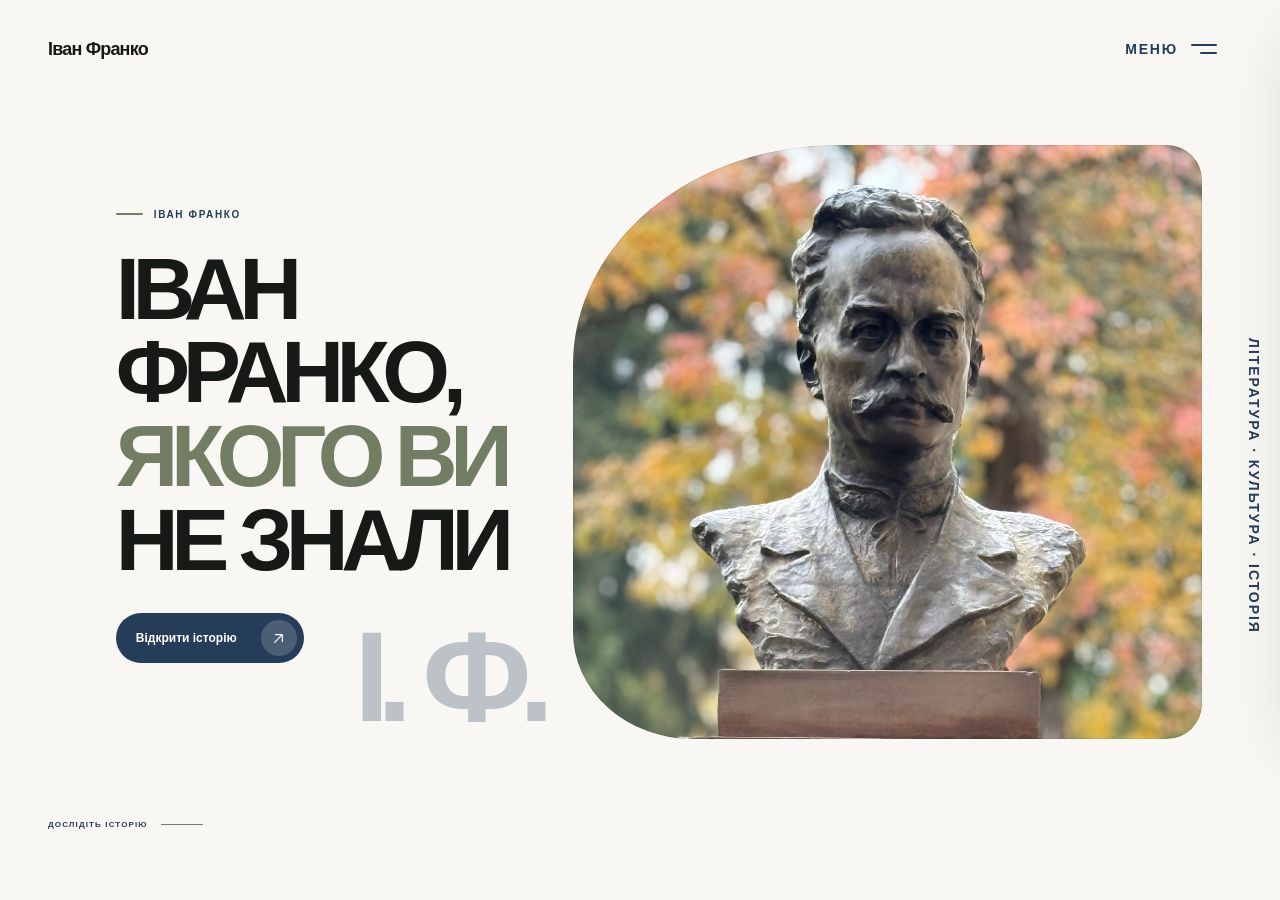
<file: index.html>
<!doctype html>
<html lang="uk">
<head>
  <meta charset="utf-8">
  <meta name="viewport" content="width=device-width, initial-scale=1">
  <meta name="theme-color" content="#FAFAF8">
  <title>Іван Франко</title>
  <link rel="stylesheet" href="css/style.css">
</head>
<body class="home-page">
  <header class="site-header">
    <a class="wordmark" href="index.html" aria-label="Іван Франко — на головну">Іван Франко</a>
    <button class="menu-toggle" type="button" aria-label="Відкрити меню" aria-expanded="false" aria-controls="site-menu">
      <span class="menu-toggle-label">МЕНЮ</span>
      <span class="menu-icon" aria-hidden="true"><span></span><span></span></span>
    </button>
  </header>

  <div class="menu-backdrop" hidden></div>
  <aside class="menu-drawer" id="site-menu" role="dialog" aria-modal="true" aria-label="Навігаційне меню" aria-hidden="true" inert>
    <div class="drawer-header">
      <span class="drawer-title">Іван Франко</span>
      <button class="menu-close" type="button" aria-label="Закрити меню"><span aria-hidden="true"></span></button>
    </div>
    <nav class="drawer-nav" aria-label="Основні сторінки">
      <a href="index.html"><span>01</span>Головна</a>
      <a href="pages/biography.html"><span>02</span>Біографія</a>
      <a href="pages/works.html"><span>03</span>Твори</a>
      <a href="pages/facts.html"><span>04</span>Цікаві факти</a>
      <a href="pages/quote.html"><span>05</span>Цитата дня</a>
      <a href="pages/timeline.html"><span>06</span>Хронологія</a>
      <a href="pages/map.html"><span>07</span>Мапа</a>
      <a
         href="https://www.instagram.com/franko_in_lviv/"
         target="_blank"
         rel="noopener noreferrer"
      ><span>08</span>Instagram</a>
      <a href="pages/about.html"><span>09</span>Про нас</a>

    </nav>
    <div class="drawer-foot" aria-hidden="true"><span></span>НАВІГАЦІЯ</div>
  </aside>

  <main>
    <section class="hero" aria-labelledby="hero-title">
      <div class="hero-copy">
        <p class="eyebrow"><span></span>ІВАН ФРАНКО</p>
        <h1 id="hero-title">ІВАН ФРАНКО,<br><span>ЯКОГО ВИ</span><br>НЕ ЗНАЛИ</h1>
        <a class="story-link" href="pages/biography.html"><span>Відкрити історію</span><span class="arrow" aria-hidden="true">
          <svg viewBox="0 0 20 20" focusable="false"><path d="M5.5 14.5 14.5 5.5M6.5 5.5h8v8"/></svg>
        </span></a>
        <span class="copy-mark" aria-hidden="true">І. Ф.</span>
      </div>

      <figure class="hero-portrait">
        <!-- Замініть src на власне локальне фото з папки images/ та оновіть alt. -->
        <img src="images/Франко головна сторінка.jpeg" alt="Іван Франко">
        
      </figure>
      <span class="hero-side-note" aria-hidden="true">ЛІТЕРАТУРА · КУЛЬТУРА · ІСТОРІЯ</span>
      <div class="hero-bottom" aria-hidden="true"><span>ДОСЛІДІТЬ ІСТОРІЮ</span><span class="scroll-line"></span></div>
    </section>
  </main>
  <script src="js/main.js" defer></script>
</body>
</html>
</file>
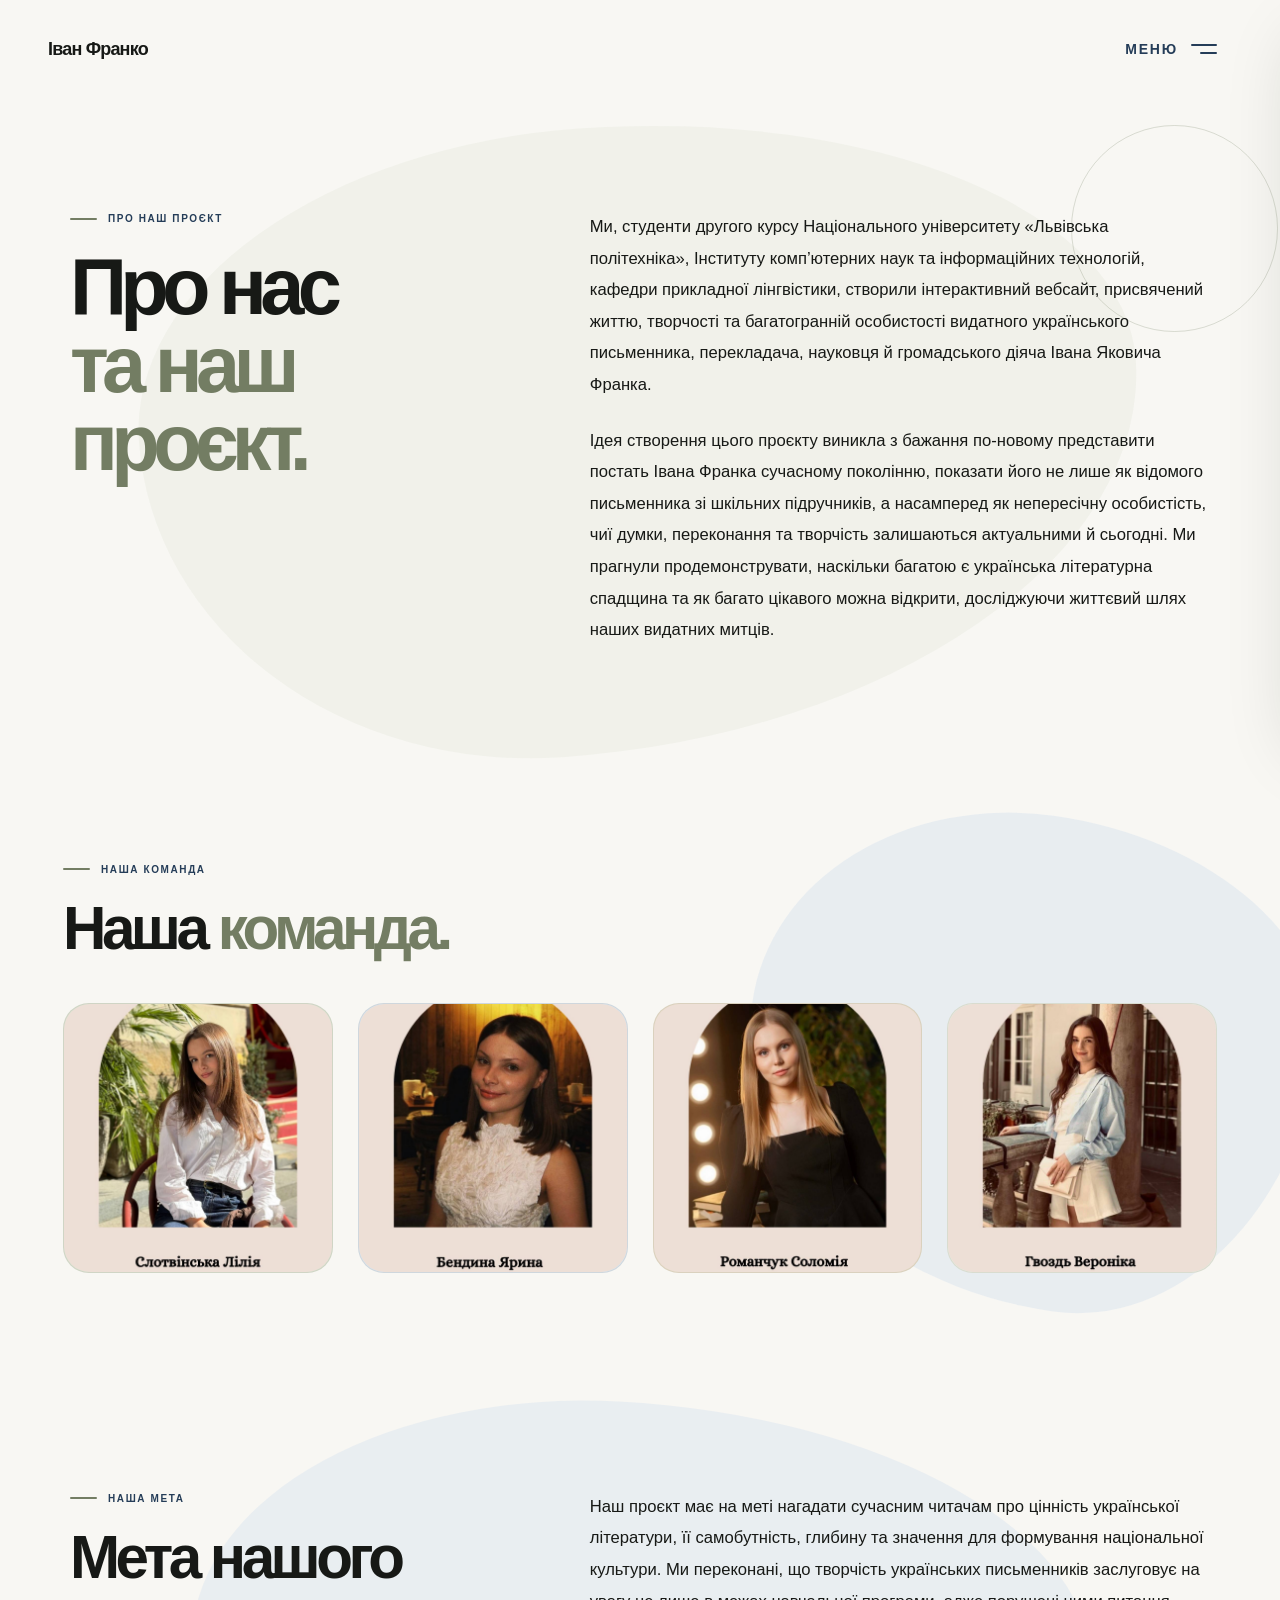
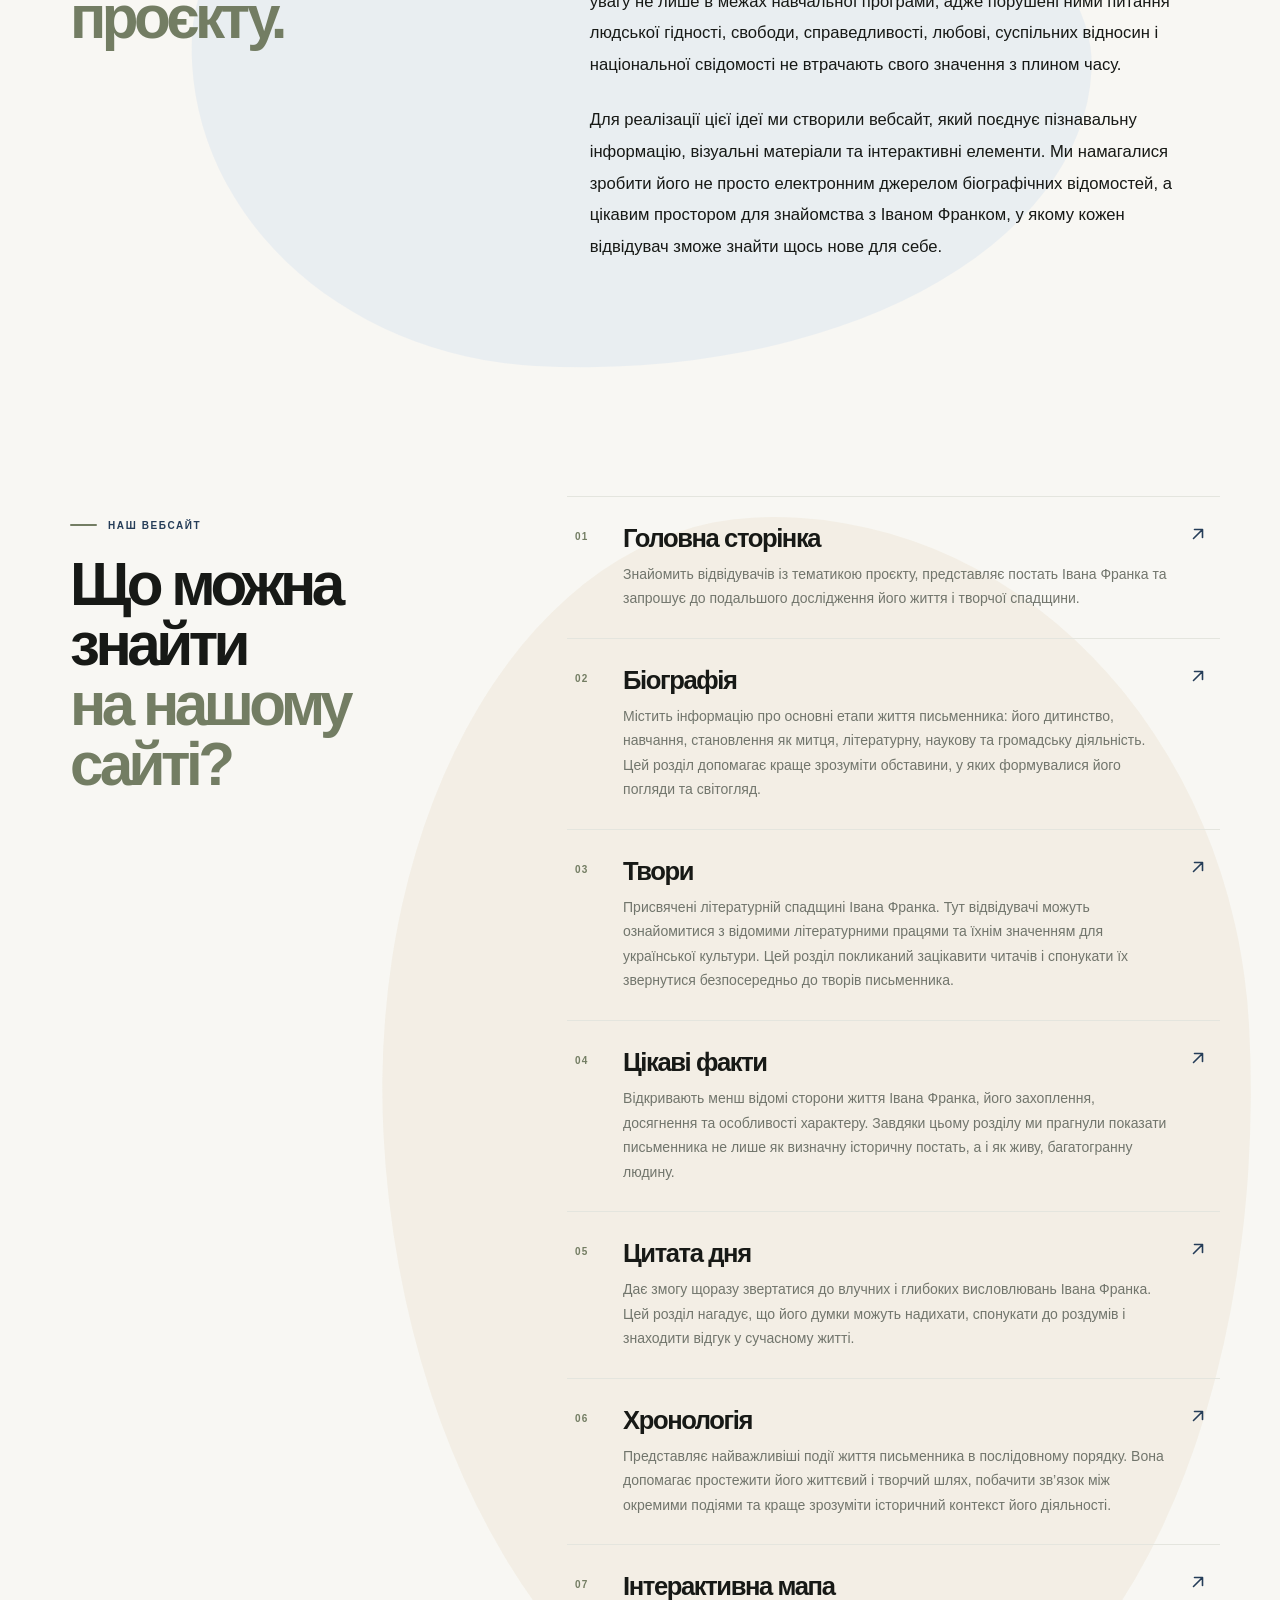
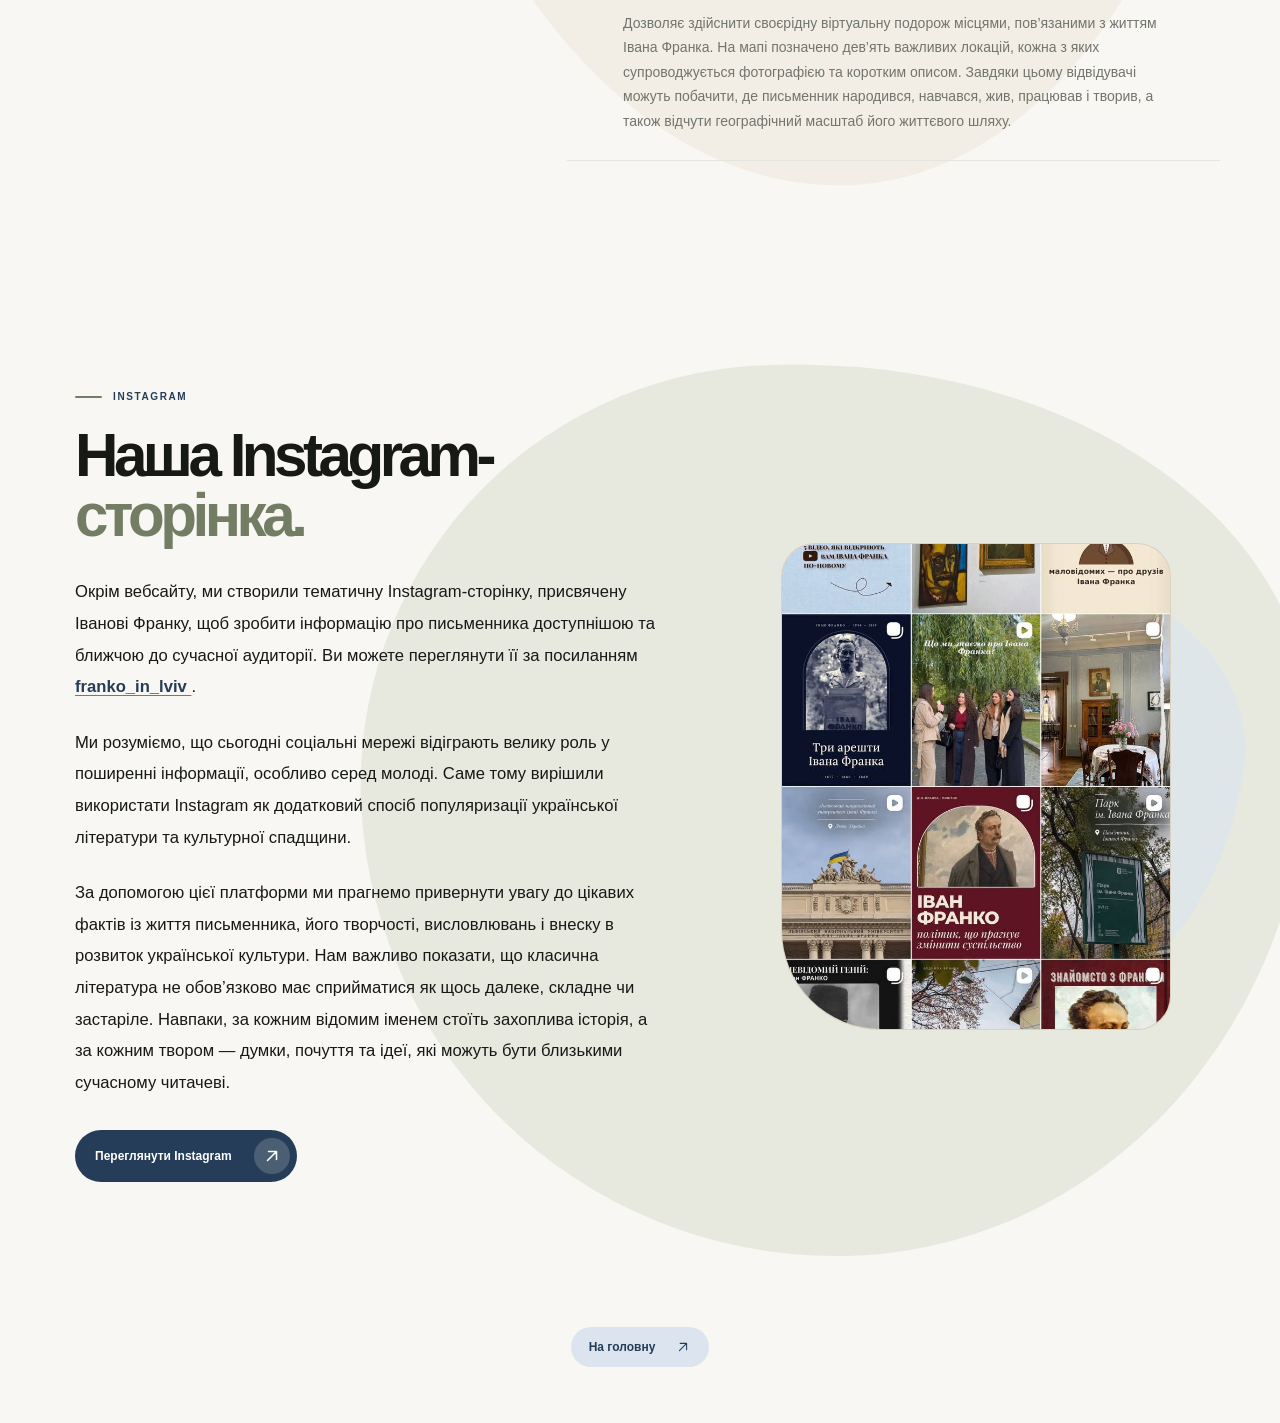
<file: pages/about.html>
<!doctype html>
<html lang="uk">
<head>
  <meta charset="utf-8">
  <meta name="viewport" content="width=device-width, initial-scale=1">
  <meta name="theme-color" content="#F8F7F3">

  <title>Іван Франко — Про нас</title>

  <link rel="stylesheet" href="../css/style.css">
  <link rel="stylesheet" href="../css/about.css">
</head>

<body class="about-page">

  <header class="site-header">
    <a class="wordmark" href="../index.html"
       aria-label="Іван Франко — на головну">
      Іван Франко
    </a>

    <button class="menu-toggle" type="button"
            aria-label="Відкрити меню"
            aria-expanded="false"
            aria-controls="site-menu">
      <span class="menu-toggle-label">МЕНЮ</span>
      <span class="menu-icon" aria-hidden="true">
        <span></span><span></span>
      </span>
    </button>
  </header>

  <div class="menu-backdrop" hidden></div>

  <aside class="menu-drawer" id="site-menu"
         role="dialog" aria-modal="true"
         aria-label="Навігаційне меню"
         aria-hidden="true" inert>

    <div class="drawer-header">
      <span class="drawer-title">Іван Франко</span>
      <button class="menu-close" type="button"
              aria-label="Закрити меню">
        <span aria-hidden="true"></span>
      </button>
    </div>

    <nav class="drawer-nav" aria-label="Основні сторінки">
      <a href="../index.html"><span>01</span>Головна</a>
      <a href="biography.html"><span>02</span>Біографія</a>
      <a href="works.html"><span>03</span>Твори</a>
      <a href="facts.html"><span>04</span>Цікаві факти</a>
      <a href="quote.html"><span>05</span>Цитата дня</a>
      <a href="chronology.html"><span>06</span>Хронологія</a>
      <a href="map.html"><span>07</span>Мапа</a>
      <a href="https://www.instagram.com/franko_in_lviv/"
         target="_blank" rel="noopener noreferrer">
        <span>08</span>Instagram
      </a>
      <a href="about.html" aria-current="page">
        <span>09</span>Про нас
      </a>
    </nav>

    <div class="drawer-foot" aria-hidden="true">
      <span></span>НАВІГАЦІЯ
    </div>
  </aside>

  <main class="about-main">

    <!-- ПРО НАС ТА НАШ ПРОЄКТ -->
    <section class="about-intro about-section"
             aria-labelledby="about-title">

      <div class="about-section-title">
        <p class="about-kicker">
          <span></span>ПРО НАШ ПРОЄКТ
        </p>

        <h1 id="about-title">
          Про нас<br>
          <span>та наш проєкт.</span>
        </h1>
      </div>

      <div class="about-text">
        <p>
          Ми, студенти другого курсу Національного
          університету «Львівська політехніка»,
          Інституту комп’ютерних наук та інформаційних
          технологій, кафедри прикладної лінгвістики,
          створили інтерактивний вебсайт, присвячений
          життю, творчості та багатогранній особистості
          видатного українського письменника,
          перекладача, науковця й громадського діяча
          Івана Яковича Франка.
        </p>

        <p>
          Ідея створення цього проєкту виникла з бажання
          по-новому представити постать Івана Франка
          сучасному поколінню, показати його не лише
          як відомого письменника зі шкільних підручників,
          а насамперед як непересічну особистість,
          чиї думки, переконання та творчість залишаються
          актуальними й сьогодні. Ми прагнули
          продемонструвати, наскільки багатою є українська
          літературна спадщина та як багато цікавого можна
          відкрити, досліджуючи життєвий шлях наших
          видатних митців.
        </p>
      </div>
    </section>


    <!-- НАША КОМАНДА -->
    <section class="about-team about-section"
             aria-labelledby="team-title">

      <div class="about-team-heading">
        <p class="about-kicker">
          <span></span>НАША КОМАНДА
        </p>

        <h2 id="team-title">
          Наша <span>команда.</span>
        </h2>
      </div>

      <div class="about-team-grid">

        <div class="about-person">
          <div class="about-photo-placeholder">
            <img src="../images/team/student-1.jpeg"
                 alt="Фото першої учасниці команди"
                 loading="lazy">
          </div>
        </div>

        <div class="about-person">
          <div class="about-photo-placeholder">
            <img src="../images/team/student-2.jpeg"
                 alt="Фото другої учасниці команди"
                 loading="lazy">
          </div>
        </div>

        <div class="about-person">
          <div class="about-photo-placeholder">
            <img src="../images/team/student-3.jpeg"
                 alt="Фото третьої учасниці команди"
                 loading="lazy">
          </div>
        </div>

        <div class="about-person">
          <div class="about-photo-placeholder">
            <img src="../images/team/student-4.jpeg"
                 alt="Фото четвертої учасниці команди"
                 loading="lazy">
          </div>
        </div>

      </div>
    </section>


    <!-- МЕТА ПРОЄКТУ -->
    <section class="about-mission about-section"
             aria-labelledby="mission-title">

      <div class="about-section-title">
        <p class="about-kicker">
          <span></span>НАША МЕТА
        </p>

        <h2 id="mission-title">
          Мета нашого<br>
          <span>проєкту.</span>
        </h2>
      </div>

      <div class="about-text">
        <p>
          Наш проєкт має на меті нагадати сучасним
          читачам про цінність української літератури,
          її самобутність, глибину та значення для
          формування національної культури. Ми переконані,
          що творчість українських письменників заслуговує
          на увагу не лише в межах навчальної програми,
          адже порушені ними питання людської гідності,
          свободи, справедливості, любові, суспільних
          відносин і національної свідомості не втрачають
          свого значення з плином часу.
        </p>

        <p>
          Для реалізації цієї ідеї ми створили вебсайт,
          який поєднує пізнавальну інформацію, візуальні
          матеріали та інтерактивні елементи. Ми намагалися
          зробити його не просто електронним джерелом
          біографічних відомостей, а цікавим простором
          для знайомства з Іваном Франком, у якому кожен
          відвідувач зможе знайти щось нове для себе.
        </p>
      </div>
    </section>

    <!-- РОЗДІЛИ САЙТУ -->
    <section class="about-explore about-section"
             aria-labelledby="explore-title">

      <div class="about-explore-heading">
        <p class="about-kicker">
          <span></span>НАШ ВЕБСАЙТ
        </p>

        <h2 id="explore-title">
          Що можна знайти<br>
          <span>на нашому сайті?</span>
        </h2>
      </div>

      <div class="about-explore-list">

        <a href="../index.html" class="about-explore-item">
          <span class="about-explore-number">01</span>
          <div>
            <h3>Головна сторінка</h3>
            <p>
              Знайомить відвідувачів із тематикою проєкту,
              представляє постать Івана Франка та запрошує
              до подальшого дослідження його життя
              і творчої спадщини.
            </p>
          </div>
          <span class="about-explore-arrow" aria-hidden="true">
            <svg viewBox="0 0 20 20" focusable="false">
              <path d="M5.5 14.5 14.5 5.5M6.5 5.5h8v8"/>
            </svg>
          </span>
        </a>

        <a href="biography.html" class="about-explore-item">
          <span class="about-explore-number">02</span>
          <div>
            <h3>Біографія</h3>
            <p>
              Містить інформацію про основні етапи життя
              письменника: його дитинство, навчання,
              становлення як митця, літературну, наукову
              та громадську діяльність. Цей розділ допомагає
              краще зрозуміти обставини, у яких формувалися
              його погляди та світогляд.
            </p>
          </div>
          <span class="about-explore-arrow" aria-hidden="true">
            <svg viewBox="0 0 20 20" focusable="false">
              <path d="M5.5 14.5 14.5 5.5M6.5 5.5h8v8"/>
            </svg>
          </span>
        </a>

        <a href="works.html" class="about-explore-item">
          <span class="about-explore-number">03</span>
          <div>
            <h3>Твори</h3>
            <p>
              Присвячені літературній спадщині Івана Франка.
              Тут відвідувачі можуть ознайомитися з відомими
              літературними працями та їхнім значенням для
              української культури. Цей розділ покликаний
              зацікавити читачів і спонукати їх звернутися
              безпосередньо до творів письменника.
            </p>
          </div>
          <span class="about-explore-arrow" aria-hidden="true">
            <svg viewBox="0 0 20 20" focusable="false">
              <path d="M5.5 14.5 14.5 5.5M6.5 5.5h8v8"/>
            </svg>
          </span>
        </a>

        <a href="facts.html" class="about-explore-item">
          <span class="about-explore-number">04</span>
          <div>
            <h3>Цікаві факти</h3>
            <p>
              Відкривають менш відомі сторони життя Івана
              Франка, його захоплення, досягнення та
              особливості характеру. Завдяки цьому розділу
              ми прагнули показати письменника не лише як
              визначну історичну постать, а і як живу,
              багатогранну людину.
            </p>
          </div>
          <span class="about-explore-arrow" aria-hidden="true">
            <svg viewBox="0 0 20 20" focusable="false">
              <path d="M5.5 14.5 14.5 5.5M6.5 5.5h8v8"/>
            </svg>
          </span>
        </a>

        <a href="quote.html" class="about-explore-item">
          <span class="about-explore-number">05</span>
          <div>
            <h3>Цитата дня</h3>
            <p>
              Дає змогу щоразу звертатися до влучних
              і глибоких висловлювань Івана Франка.
              Цей розділ нагадує, що його думки можуть
              надихати, спонукати до роздумів і знаходити
              відгук у сучасному житті.
            </p>
          </div>
          <span class="about-explore-arrow" aria-hidden="true">
            <svg viewBox="0 0 20 20" focusable="false">
              <path d="M5.5 14.5 14.5 5.5M6.5 5.5h8v8"/>
            </svg>
          </span>
        </a>

        <a href="chronology.html" class="about-explore-item">
          <span class="about-explore-number">06</span>
          <div>
            <h3>Хронологія</h3>
            <p>
              Представляє найважливіші події життя
              письменника в послідовному порядку.
              Вона допомагає простежити його життєвий
              і творчий шлях, побачити зв’язок між
              окремими подіями та краще зрозуміти
              історичний контекст його діяльності.
            </p>
          </div>
          <span class="about-explore-arrow" aria-hidden="true">
            <svg viewBox="0 0 20 20" focusable="false">
              <path d="M5.5 14.5 14.5 5.5M6.5 5.5h8v8"/>
            </svg>
          </span>
        </a>

        <a href="map.html" class="about-explore-item">
          <span class="about-explore-number">07</span>
          <div>
            <h3>Інтерактивна мапа</h3>
            <p>
              Дозволяє здійснити своєрідну віртуальну
              подорож місцями, пов’язаними з життям
              Івана Франка. На мапі позначено дев’ять
              важливих локацій, кожна з яких супроводжується
              фотографією та коротким описом. Завдяки цьому
              відвідувачі можуть побачити, де письменник
              народився, навчався, жив, працював і творив,
              а також відчути географічний масштаб його
              життєвого шляху.
            </p>
          </div>
          <span class="about-explore-arrow" aria-hidden="true">
            <svg viewBox="0 0 20 20" focusable="false">
              <path d="M5.5 14.5 14.5 5.5M6.5 5.5h8v8"/>
            </svg>
          </span>
        </a>

      </div>
    </section>

    <!-- INSTAGRAM -->
    <section class="about-social about-section"
             aria-labelledby="instagram-title">

      <div class="about-social-copy">
        <p class="about-kicker">
          <span></span>INSTAGRAM
        </p>

        <h2 id="instagram-title">
          Наша Instagram-<br>
          <span>сторінка.</span>
        </h2>

        <p>
          Окрім вебсайту, ми створили тематичну
          Instagram-сторінку, присвячену Іванові Франку,
          щоб зробити інформацію про письменника
          доступнішою та ближчою до сучасної аудиторії.
          Ви можете переглянути її за посиланням
          <a class="about-inline-link"
             href="https://www.instagram.com/franko_in_lviv/?hl=uk"
             target="_blank" rel="noopener noreferrer">
            franko_in_lviv
          </a>.
        </p>

        <p>
          Ми розуміємо, що сьогодні соціальні мережі
          відіграють велику роль у поширенні інформації,
          особливо серед молоді. Саме тому вирішили
          використати Instagram як додатковий спосіб
          популяризації української літератури
          та культурної спадщини.
        </p>

        <p>
          За допомогою цієї платформи ми прагнемо
          привернути увагу до цікавих фактів із життя
          письменника, його творчості, висловлювань
          і внеску в розвиток української культури.
          Нам важливо показати, що класична література
          не обов’язково має сприйматися як щось далеке,
          складне чи застаріле. Навпаки, за кожним
          відомим іменем стоїть захоплива історія,
          а за кожним твором — думки, почуття та ідеї,
          які можуть бути близькими сучасному читачеві.
        </p>

        <a class="about-social-link"
           href="https://www.instagram.com/franko_in_lviv/?hl=uk"
           target="_blank" rel="noopener noreferrer">
          Переглянути Instagram
          <span class="about-link-arrow" aria-hidden="true">
            <svg viewBox="0 0 20 20" focusable="false">
              <path d="M5.5 14.5 14.5 5.5M6.5 5.5h8v8"/>
            </svg>
          </span>
        </a>
      </div>


      <div class="about-instagram-visual">
        <div class="about-instagram-placeholder">
          <img src="../images/instagram-photo.jpg"
               alt="Наша Instagram-сторінка franko_in_lviv"
               loading="lazy">
        </div>
      </div>
    </section>


    <footer class="about-footer">
      <a class="home-return" href="../index.html">
        На головну
        <svg viewBox="0 0 20 20" aria-hidden="true">
          <path d="M5.5 14.5 14.5 5.5M6.5 5.5h8v8"/>
        </svg>
      </a>
    </footer>

  </main>

  <script src="../js/main.js" defer></script>
</body>
</html>
</file>
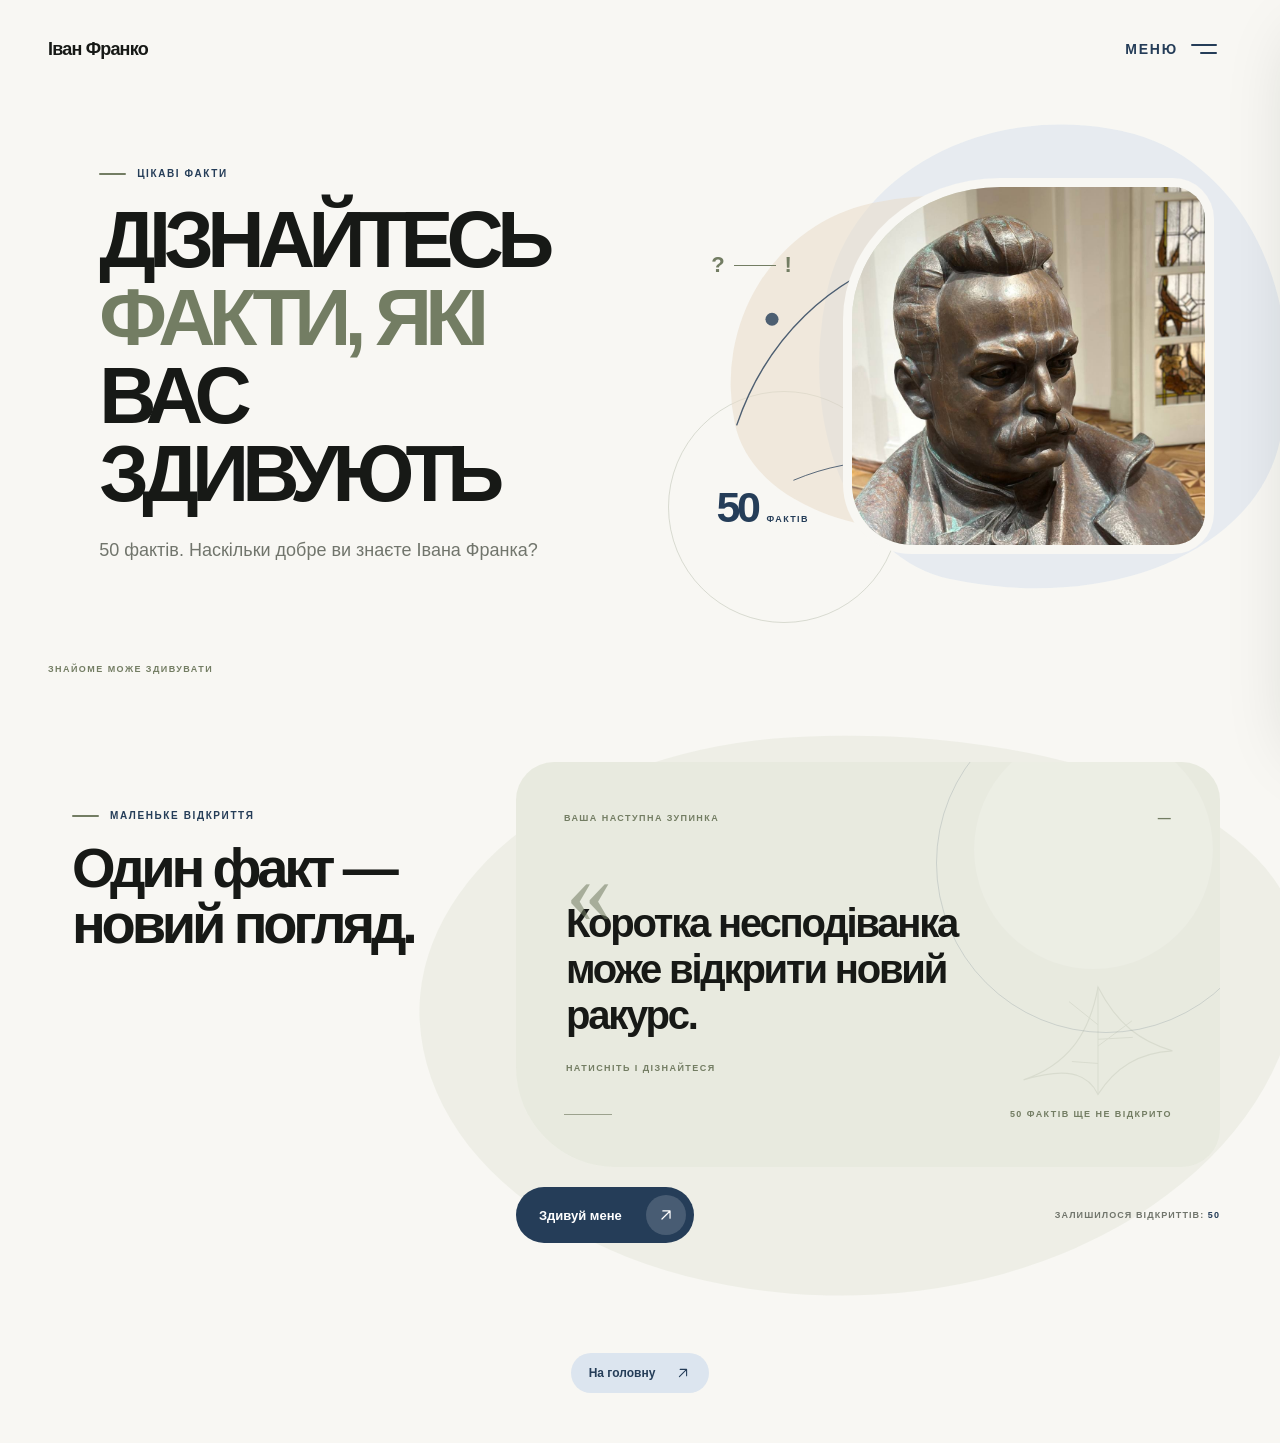
<file: pages/facts.html>
<!doctype html>
<html lang="uk">
<head>
  <meta charset="utf-8">
  <meta name="viewport" content="width=device-width, initial-scale=1">
  <meta name="theme-color" content="#F8F7F3">
  <title>Іван Франко — Цікаві факти</title>
  <link rel="stylesheet" href="../css/style.css">
  <link rel="stylesheet" href="../css/facts.css?v=20261116-1">
</head>
<body class="facts-page">
  <header class="site-header">
    <a class="wordmark" href="../index.html" aria-label="Іван Франко — на головну">Іван Франко</a>
    <button class="menu-toggle" type="button" aria-label="Відкрити меню" aria-expanded="false" aria-controls="site-menu">
      <span class="menu-toggle-label">МЕНЮ</span>
      <span class="menu-icon" aria-hidden="true"><span></span><span></span></span>
    </button>
  </header>

  <div class="menu-backdrop" hidden></div>
  <aside class="menu-drawer" id="site-menu" role="dialog" aria-modal="true" aria-label="Навігаційне меню" aria-hidden="true" inert>
    <div class="drawer-header">
      <span class="drawer-title">Іван Франко</span>
      <button class="menu-close" type="button" aria-label="Закрити меню"><span aria-hidden="true"></span></button>
    </div>
    <nav class="drawer-nav" aria-label="Основні сторінки">
      <a href="../index.html"><span>01</span>Головна</a>
      <a href="biography.html"><span>02</span>Біографія</a>
      <a href="works.html"><span>03</span>Твори</a>
      <a href="facts.html" aria-current="page"><span>04</span>Цікаві факти</a>
      <a href="quote.html"><span>05</span>Цитата дня</a>
      <a href="timeline.html"><span>06</span>Хронологія</a>
      <a href="map.html"><span>07</span>Карта</a>
      <a
         href="https://www.instagram.com/franko_in_lviv/"
         target="_blank"
         rel="noopener noreferrer"
      ><span>08</span>Instagram</a>
       <a href="about.html"><span>09</span>Про нас</a>
    </nav>
    <div class="drawer-foot" aria-hidden="true"><span></span>НАВІГАЦІЯ</div>
  </aside>

  <main class="facts-main">
    <section class="facts-hero" aria-labelledby="facts-title">
      <div class="facts-hero-copy">
        <p class="facts-kicker"><span></span>ЦІКАВІ ФАКТИ</p>
        <h1 id="facts-title">ДІЗНАЙТЕСЬ<br><span>ФАКТИ, ЯКІ</span><br>ВАС ЗДИВУЮТЬ</h1>
        <p class="facts-subtitle">50 фактів. Наскільки добре ви знаєте Івана Франка?</p>
      </div>
      <div class="facts-hero-art">
        <svg class="facts-orbit" viewBox="0 0 580 470" fill="none" aria-hidden="true">
          <path d="M49 299C114 108 327 49 493 155c72 46 80 130 26 190-68 77-212 62-282 5-71-57-70-141-15-192 59-54 164-41 204 15" stroke="currentColor" stroke-width="1.5"/>
          <path d="M110 358c71-30 136-24 205 1 66 23 133 27 199-4" stroke="currentColor" stroke-width="1"/>
          <circle cx="454" cy="108" r="15" fill="currentColor"/>
          <circle cx="87" cy="185" r="7" fill="currentColor"/>
          <path d="M278 108c-20 65-25 148-5 239m-45-219c40 50 74 109 97 173m-115-68c42-22 83-37 127-42" stroke="currentColor" stroke-width="1" opacity=".55"/>
        </svg>
        <figure class="facts-hero-photo">
          <!-- Замініть src на власне фото за шляхом ../images/facts/ivan-franko-facts.jpg та оновіть alt. -->
          <img src="../images/facts/ivan-franko-facts.jpeg" alt="Франко факти ">
        </figure>
        <div class="facts-art-note"><span>?</span><i></i><span>!</span></div>
        <span class="facts-art-index">50 <small>ФАКТІВ</small></span>
      </div>
      <span class="facts-hero-caption" aria-hidden="true">ЗНАЙОМЕ МОЖЕ ЗДИВУВАТИ</span>
    </section>

    <section class="fact-feature" aria-labelledby="fact-card-title">
      <div class="fact-feature-heading">
        <p class="facts-kicker"><span></span>МАЛЕНЬКЕ ВІДКРИТТЯ</p>
        <h2 id="fact-card-title">Один факт —<br>новий погляд.</h2>
      </div>

      <div class="fact-card-wrap">
        <div class="fact-card fact-tone-olive" id="fact-card" aria-live="polite" aria-atomic="true">
          <div class="fact-card-top">
            <span class="fact-card-label">ВАША НАСТУПНА ЗУПИНКА</span>
            <span class="fact-card-number" aria-hidden="true">—</span>
          </div>
          <div class="fact-card-content">
            <div class="fact-intro-state">
              <span class="fact-decorative-mark" aria-hidden="true">«</span>
              <p>Коротка несподіванка може відкрити новий ракурс.</p>
              <span class="fact-intro-hint">НАТИСНІТЬ І ДІЗНАЙТЕСЯ</span>
            </div>
            <p class="fact-result" hidden></p>
            <div class="fact-complete" hidden>
              <p>Ви дізналися всі факти! Але історія Івана Франка завжди приховує щось нове.</p>
            </div>
          </div>
          <div class="fact-card-bottom"><span class="fact-card-rule"></span><span class="fact-card-count">50 КОРОТКИХ ВІДКРИТТІВ</span></div>
          <svg class="fact-card-ornament" viewBox="0 0 180 180" aria-hidden="true"><path d="M13 153c44-15 68-46 77-96 20 39 44 56 77 66-35 2-59 17-77 45-11-23-34-28-77-15Z" fill="none" stroke="currentColor" stroke-width="1.2"/><path d="M90 57v111m0-72-30-24m30 46 35-26m-35 44-27-2m27-23 36-2" fill="none" stroke="currentColor" stroke-width="1"/></svg>
        </div>
        <div class="fact-actions">
          <button class="fact-action-button" id="fact-action" type="button">
            <span class="fact-action-label">Здивуй мене</span>
            <span class="fact-action-arrow" aria-hidden="true"><svg viewBox="0 0 20 20" focusable="false"><path d="M5.5 14.5 14.5 5.5M6.5 5.5h8v8"/></svg></span>
          </button>
          <p class="fact-progress-text" id="fact-progress-text">ЗАЛИШИЛОСЯ ВІДКРИТТІВ: <span>50</span></p>
        </div>
      </div>
    </section>
  </main>

  <footer class="facts-footer"><a class="home-return" href="../index.html">На головну <svg viewBox="0 0 20 20" aria-hidden="true" focusable="false"><path d="M5.5 14.5 14.5 5.5M6.5 5.5h8v8"/></svg></a></footer>
  <script src="../js/main.js" defer></script>
  <script src="../js/facts.js?v=20261116-1" defer></script>
</body>
</html>
</file>
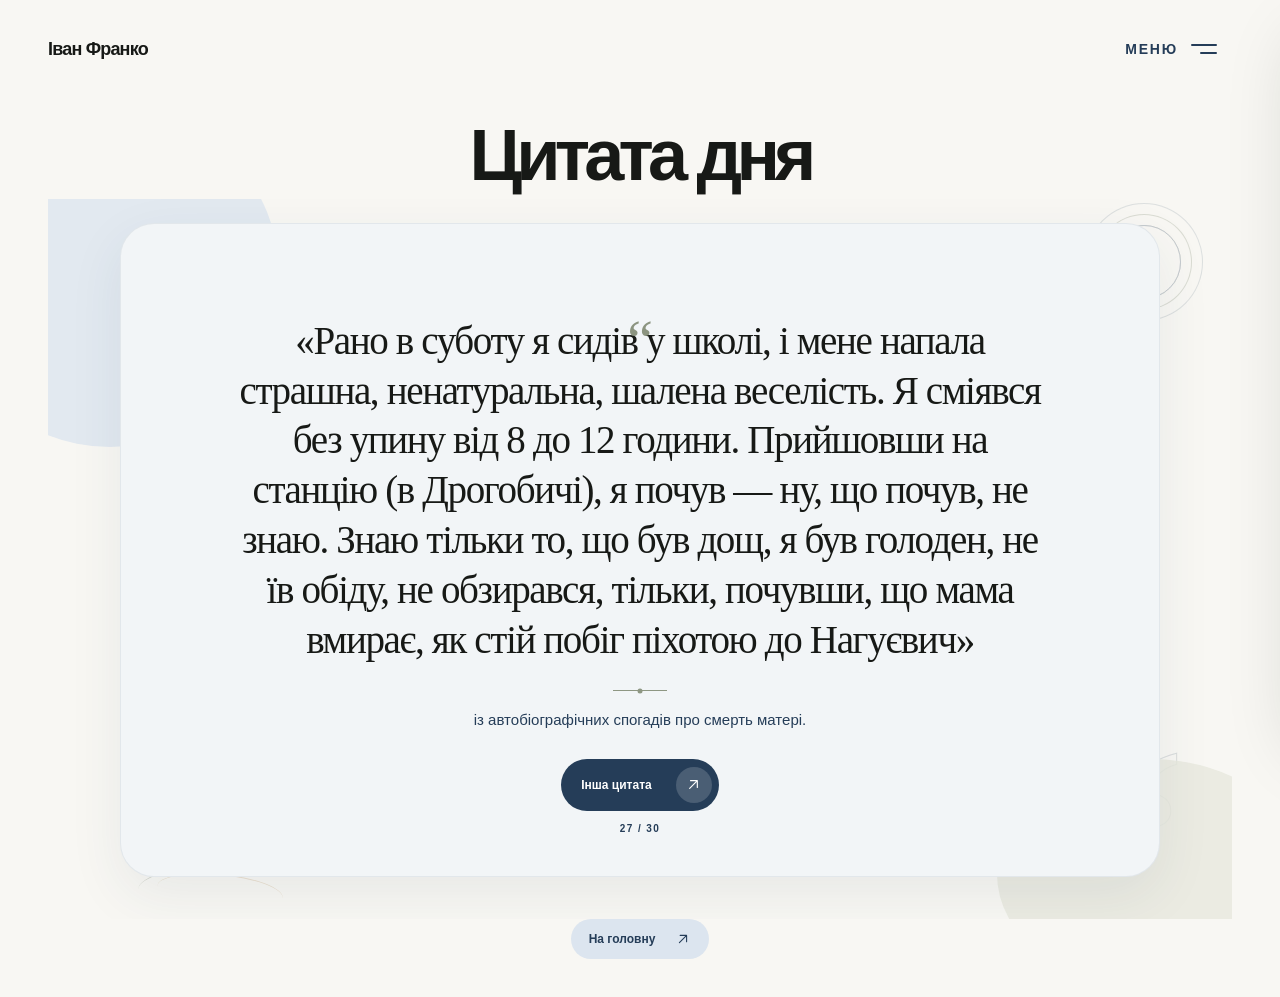
<file: pages/quote.html>
<!doctype html>
<html lang="uk">
<head>
  <meta charset="utf-8">
  <meta name="viewport" content="width=device-width, initial-scale=1">
  <meta name="theme-color" content="#F8F7F3">
  <title>Іван Франко — Цитата дня</title>
  <link rel="stylesheet" href="../css/style.css">
  <link rel="stylesheet" href="../css/quote.css">
</head>
<body class="quote-page">
  <header class="site-header">
    <a class="wordmark" href="../index.html" aria-label="Іван Франко — на головну">Іван Франко</a>
    <button class="menu-toggle" type="button" aria-label="Відкрити меню" aria-expanded="false" aria-controls="site-menu">
      <span class="menu-toggle-label">МЕНЮ</span>
      <span class="menu-icon" aria-hidden="true"><span></span><span></span></span>
    </button>
  </header>

  <div class="menu-backdrop" hidden></div>
  <aside class="menu-drawer" id="site-menu" role="dialog" aria-modal="true" aria-label="Навігаційне меню" aria-hidden="true" inert>
    <div class="drawer-header">
      <span class="drawer-title">Іван Франко</span>
      <button class="menu-close" type="button" aria-label="Закрити меню"><span aria-hidden="true"></span></button>
    </div>
    <nav class="drawer-nav" aria-label="Основні сторінки">
      <a href="../index.html"><span>01</span>Головна</a>
      <a href="biography.html"><span>02</span>Біографія</a>
      <a href="works.html"><span>03</span>Твори</a>
      <a href="facts.html"><span>04</span>Цікаві факти</a>
      <a href="quote.html" aria-current="page"><span>05</span>Цитата дня</a>
      <a href="timeline.html"><span>06</span>Хронологія</a>
      <a href="map.html"><span>07</span>Мапа</a>
      <a
         href="https://www.instagram.com/franko_in_lviv/"
         target="_blank"
         rel="noopener noreferrer"
      ><span>08</span>Instagram</a>
      <a href="about.html"><span>09</span>Про нас</a>

    </nav>
    <div class="drawer-foot" aria-hidden="true"><span></span>НАВІГАЦІЯ</div>
  </aside>

  <main class="quote-main">
    <section class="quote-intro" aria-labelledby="quote-page-title">
      <h1 id="quote-page-title">Цитата дня</h1>
    </section>

    <section class="quote-layout" aria-label="Цитата Івана Франка" aria-live="polite" aria-atomic="false">
      <span class="quote-rings" aria-hidden="true"></span>
      <span class="quote-outline-mark" aria-hidden="true">“</span>
      <span class="quote-page-curves" aria-hidden="true"></span>
      <div class="quote-copy">
        <div class="quote-display" id="quote-display">
          <span class="quote-mark quote-mark-open" aria-hidden="true">“</span>
          <blockquote class="quote-text" id="quote-text">Завантажуємо цитати…</blockquote>
          <span class="quote-rule" aria-hidden="true"></span>
          <p class="quote-source" id="quote-source"></p>
        </div>
        <div class="quote-actions">
          <button class="story-link quote-next" id="next-quote" type="button" disabled>
            <span>Інша цитата</span>
            <span class="arrow" aria-hidden="true"><svg viewBox="0 0 20 20" focusable="false"><path d="M5.5 14.5 14.5 5.5M6.5 5.5h8v8"/></svg></span>
          </button>
          <span class="quote-counter" id="quote-counter" aria-label="Номер цитати"></span>
        </div>
      </div>
    </section>
  </main>

  <footer class="quote-footer">
    <a class="home-return" href="../index.html">На головну <svg viewBox="0 0 20 20" aria-hidden="true" focusable="false"><path d="M5.5 14.5 14.5 5.5M6.5 5.5h8v8"/></svg></a>
  </footer>

  <script src="../js/main.js" defer></script>
  <script src="../js/quote.js" defer></script>
</body>
</html>
</file>
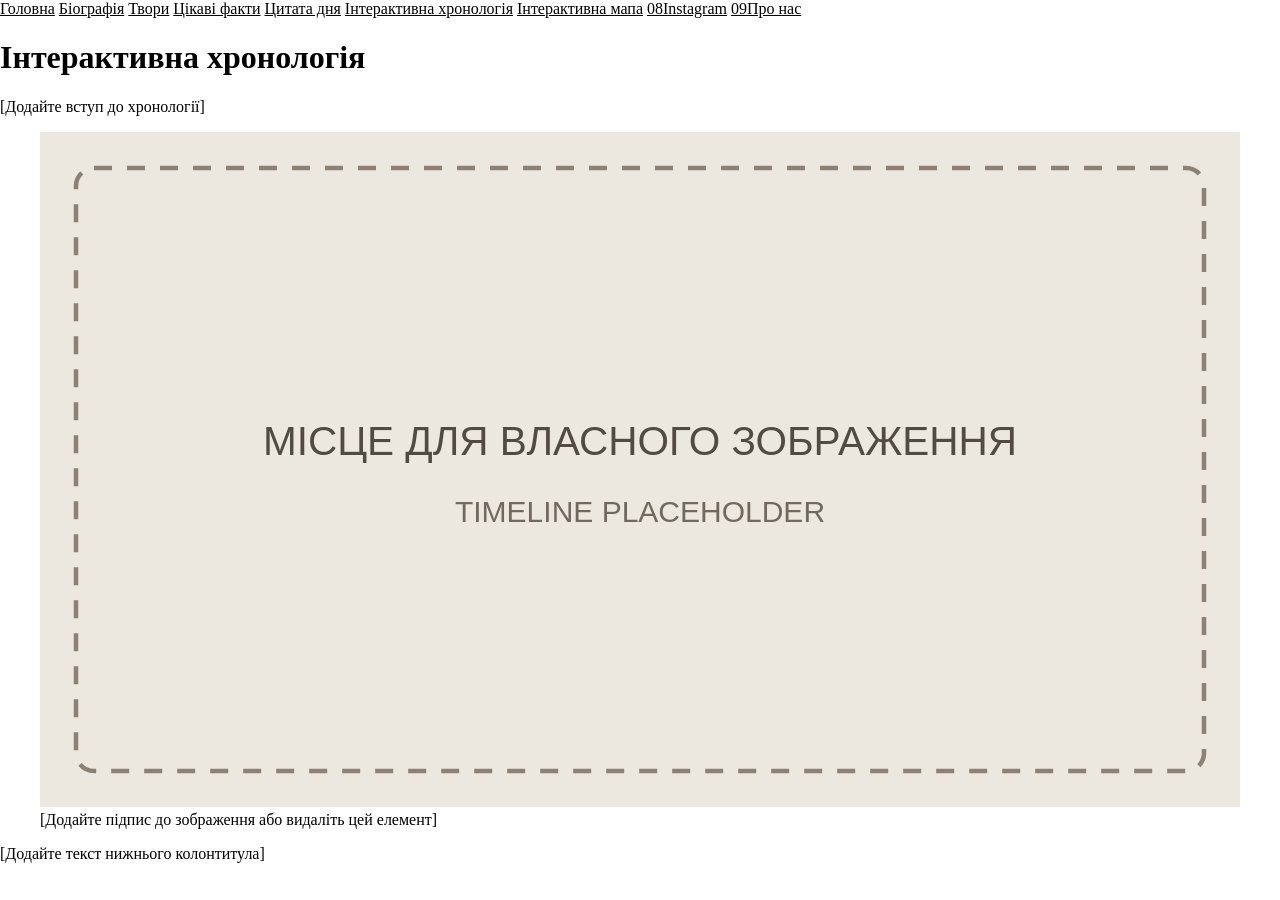
<file: pages/timeline.html>
<!doctype html>
<html lang="uk">
<head>
  <meta charset="utf-8">
  <meta name="viewport" content="width=device-width, initial-scale=1">
  <title>Іван Франко — Інтерактивна хронологія</title>
  <link rel="stylesheet" href="../css/style.css">
</head>
<body>
  <header>
    <nav aria-label="Головна навігація">
      <a href="../index.html">Головна</a>
      <a href="biography.html">Біографія</a>
      <a href="works.html">Твори</a>
      <a href="facts.html">Цікаві факти</a>
      <a href="quote.html">Цитата дня</a>
      <a href="timeline.html">Інтерактивна хронологія</a>
      <a href="map.html">Інтерактивна мапа</a>
      <a
         href="https://www.instagram.com/franko_in_lviv/"
         target="_blank"
         rel="noopener noreferrer"
      ><span>08</span>Instagram</a>
      <a href="about.html">
      <span>09</span>Про нас</a>

    </nav>
  </header>
  <main>
    <h1>Інтерактивна хронологія</h1>
    <!-- Замініть текст у цьому блоці власним матеріалом. -->
    <p>[Додайте вступ до хронології]</p>
    <!-- Замініть src на шлях до власного зображення в папці images/; alt — на його опис. -->
    <figure>
      <img src="../images/ivan-franko-timeline-placeholder.svg" alt="Тимчасове зображення для хронології">
      <figcaption>[Додайте підпис до зображення або видаліть цей елемент]</figcaption>
    </figure>
    <!-- Дані для хронології розміщені в ../data/timeline.json. Замініть позначений приклад власними даними. -->
  </main>
  <footer><p>[Додайте текст нижнього колонтитула]</p></footer>
  <script src="../js/main.js" defer></script>
  <script src="../js/timeline.js" defer></script>
</body>
</html>
</file>
<file: css/style.css>
:root {
  --paper: #F8F7F3;
  --ink: #171916;
  --ink-rgb: 23 25 22;
  --olive-rgb: 115 125 99;
  --white-rgb: 255 255 255;
  --blue: #253D58;
  --blue-soft: #DCE5EF;
  --olive: #737D63;
  --sage: #DDE2D3;
  --beige: #E9DDCB;
  --muted: #71756C;
  --control-border: #D9DDCF;
  --divider: #E4E5DE;
  --white: #FFFFFF;
  --sans: "Space Grotesk", "Avenir Next", Avenir, "Segoe UI", sans-serif;
}

* { box-sizing: border-box; }
html { min-width: 320px; }
body { margin: 0; }
a { color: inherit; }
button { color: inherit; font: inherit; }

.home-page { min-height: 100vh; overflow-x: hidden; background: var(--paper); color: var(--ink); color-scheme: light; font-family: var(--sans); }
.site-header {
  position: relative;
  z-index: 5;
  display: flex;
  align-items: center;
  justify-content: space-between;
  width: min(100% - 96px, 1480px);
  height: 98px;
  margin: 0 auto;
}
.wordmark { color: var(--ink); text-decoration: none; font-size: 18px; font-weight: 700; letter-spacing: -.045em; }
.home-return { display: inline-flex; align-items: center; gap: 20px; border-radius: 999px; padding: 12px 18px; background: var(--blue-soft); color: var(--blue); font-size: 12px; font-weight: 600; text-decoration: none; }
.home-return svg { display: block; width: 16px; height: 16px; fill: none; stroke: currentColor; stroke-width: 1.35; stroke-linecap: round; stroke-linejoin: round; }
.home-return:focus-visible { outline: 2px solid var(--blue); outline-offset: 3px; }
.menu-toggle { display: inline-flex; align-items: center; gap: 13px; border: 1px solid transparent; border-radius: 999px; padding: 12px 14px 12px 18px; background: transparent; cursor: pointer; transition: background .25s ease, border-color .25s ease; }
.menu-toggle:hover, .menu-toggle[aria-expanded="true"] { border-color: var(--control-border); background: var(--blue-soft); }
.menu-toggle-label { color: var(--blue); font-size: 14px; font-weight: 700; letter-spacing: .13em; }
.menu-icon { display: grid; width: 26px; height: 20px; align-content: center; gap: 6px; }
.menu-icon span { width: 26px; height: 2px; border-radius: 4px; background: var(--blue); transition: transform .28s ease, width .28s ease; }
.menu-icon span:last-child { width: 17px; justify-self: end; }
.menu-toggle[aria-expanded="true"] .menu-icon span:first-child { transform: translateY(4px) rotate(45deg); }
.menu-toggle[aria-expanded="true"] .menu-icon span:last-child { width: 26px; transform: translateY(-4px) rotate(-45deg); }

.hero { position: relative; display: grid; grid-template-columns: minmax(460px, .91fr) minmax(0, 1.09fr); align-items: center; width: min(100% - 96px, 1480px); min-height: min(760px, calc(100svh - 112px)); margin: 0 auto; padding: 0 30px 72px 0; isolation: isolate; }
.hero-copy { position: relative; z-index: 2; align-self: center; padding: 20px 0 32px clamp(20px, 5.3vw, 84px); animation: rise-in .7s .06s both; }
.eyebrow { display: flex; align-items: center; gap: 11px; margin: 0 0 27px; color: var(--blue); font-size: 10px; font-weight: 700; letter-spacing: .16em; }
.eyebrow span { width: 27px; height: 2px; border-radius: 3px; background: var(--olive); }
.hero h1 { margin: 0; font-size: clamp(52px, 6.8vw, 94px); font-weight: 700; letter-spacing: -.085em; line-height: .96; }
.hero h1 span { color: var(--olive); }
.story-link { display: inline-flex; align-items: center; gap: 24px; min-height: 50px; border-radius: 999px; padding: 0 7px 0 20px; background: var(--blue); color: var(--white); font-size: 12px; margin-top: 32px; font-weight: 600; text-decoration: none; transition: gap .22s ease, background .22s ease; }
.story-link:hover { gap: 32px; background: var(--blue); }
.arrow { display: grid; width: 36px; height: 36px; place-items: center; border-radius: 50%; background: rgb(var(--white-rgb) / 17%); }
.arrow svg { display: block; width: 17px; height: 17px; fill: none; stroke: var(--white); stroke-width: 1.35; stroke-linecap: round; stroke-linejoin: round; }
.copy-mark { position: absolute; right: 6%; bottom: -9%; color: var(--blue); opacity: .28; font-size: clamp(70px, 10vw, 145px); font-weight: 700; letter-spacing: -.1em; line-height: 1; pointer-events: none; z-index: -1; }
.hero-portrait { position: relative; width: 100%; height: min(66svh, 650px); min-height: 430px; justify-self: end; margin: 0; overflow: hidden; border-radius: 42% 2.2rem 2.2rem 19% / 37% 2.2rem 2.2rem 18%; background: var(--sage); animation: image-in .9s .1s both; }
.hero-portrait::after { position: absolute; inset: 0; border: 1px solid rgb(var(--ink-rgb) / 8%); border-radius: inherit; content: ""; pointer-events: none; }
.hero-portrait img { display: block; width: 100%; height: 100%; object-fit: cover; }
.hero-portrait figcaption { position: absolute; right: 22px; bottom: 20px; display: flex; align-items: center; gap: 10px; border: 1px solid var(--beige); border-radius: 999px; padding: 9px 14px; background: var(--beige); color: var(--ink); font-size: 9px; font-weight: 600; letter-spacing: .12em; backdrop-filter: blur(8px); }
.hero-portrait figcaption span { width: 18px; height: 1px; background: var(--olive); }
.hero-side-note { position: absolute; top: 51%; right: -30px; color: var(--blue); font-size: 14px; font-weight: 600; letter-spacing: .14em; white-space: nowrap; writing-mode: vertical-rl; transform: translateY(-50%); }
.hero-bottom { position: absolute; bottom: 29px; left: 0; display: flex; align-items: center; gap: 13px; color: var(--blue); font-size: 8px; font-weight: 700; letter-spacing: .14em; }
.scroll-line { display: block; width: 42px; height: 1px; background: var(--olive); }

.menu-backdrop { position: fixed; z-index: 8; inset: 0; background: rgb(var(--ink-rgb) / 22%); opacity: 0; transition: opacity .32s ease; }
.menu-backdrop[hidden] { display: none; }
.menu-backdrop.is-open { opacity: 1; }
.menu-drawer { position: fixed; z-index: 9; top: 14px; right: 14px; display: flex; flex-direction: column; width: min(430px, calc(100vw - 28px)); height: min(720px, calc(100svh - 28px)); padding: 25px 30px 24px; overflow-y: auto; border: 1px solid rgb(var(--olive-rgb) / 16%); border-radius: 30px; background: var(--paper); box-shadow: 0 20px 70px rgb(var(--ink-rgb) / 15%); transform: translateX(calc(100% + 30px)); transition: transform .38s cubic-bezier(.22,.8,.25,1); }
.menu-drawer.is-open { transform: translateX(0); }
.drawer-header { display: flex; align-items: center; justify-content: space-between; padding-bottom: 22px; border-bottom: 1px solid var(--divider); }
.drawer-title { font-size: 15px; font-weight: 700; letter-spacing: -.03em; }
.menu-close { display: grid; width: 42px; height: 42px; place-items: center; border: 0; border-radius: 50%; background: var(--blue-soft); cursor: pointer; transition: background .2s ease, transform .2s ease; }
.menu-close:hover { background: var(--sage); transform: rotate(90deg); }
.menu-close span { position: relative; width: 17px; height: 17px; }
.menu-close span::before, .menu-close span::after { position: absolute; top: 8px; left: 0; width: 17px; height: 1.5px; border-radius: 2px; background: var(--ink); content: ""; transform: rotate(45deg); }
.menu-close span::after { transform: rotate(-45deg); }
.drawer-nav { display: grid; padding: 24px 0; }
.drawer-nav a { display: flex; align-items: baseline; gap: 17px; margin-left: -12px; border-radius: 999px; padding: 12px 12px; color: var(--ink); font-size: clamp(23px, 4vw, 32px); font-weight: 600; letter-spacing: -.055em; line-height: 1.12; text-decoration: none; transition: color .18s ease, background-color .18s ease, padding-left .22s ease; }
.drawer-nav a:is(:hover, :focus-visible, :active, [aria-current="page"]) { padding-left: 19px; background: var(--blue-soft); color: var(--blue); }
.drawer-nav a:focus-visible { outline: 2px solid var(--blue); outline-offset: 3px; }
.drawer-nav a span { width: 20px; color: var(--blue); font-size: 9px; font-weight: 700; letter-spacing: .08em; }
.drawer-nav a:is(:hover, :focus-visible, :active, [aria-current="page"]) span { color: var(--blue); }
.drawer-foot { display: flex; align-items: center; gap: 10px; margin-top: auto; padding-top: 17px; border-top: 1px solid var(--divider); color: var(--muted); font-size: 9px; font-weight: 700; letter-spacing: .16em; }
.drawer-foot span { width: 20px; height: 2px; border-radius: 2px; background: var(--blue); }

@keyframes rise-in { from { opacity: 0; transform: translateY(16px); } to { opacity: 1; transform: translateY(0); } }
@keyframes image-in { from { opacity: 0; transform: translateX(10px) scale(.99); } to { opacity: 1; transform: translateX(0) scale(1); } }

@media (max-width: 900px) {
  .site-header, .hero { width: min(100% - 52px, 740px); }
  .site-header { height: 82px; }
  .hero { grid-template-columns: minmax(340px, .95fr) minmax(0, 1.05fr); min-height: calc(100svh - 82px); padding: 0 24px 65px 0; }
  .hero-copy { padding-left: 10px; }
  .hero h1 { font-size: clamp(48px, 7.5vw, 70px); }
  .hero-portrait { height: min(60svh, 560px); min-height: 370px; }
  .hero-side-note { right: -18px; }
}
@media (max-width: 620px) {
  .site-header, .hero { width: calc(100% - 40px); }
  .site-header { height: 74px; }
  .wordmark { font-size: 17px; }
  .menu-toggle { gap: 8px; padding: 9px 7px 9px 12px; }
  .hero { display: flex; min-height: auto; flex-direction: column; align-items: stretch; gap: 25px; padding: 34px 0 71px; }
  .hero-copy { display: flex; flex-direction: column; align-items: flex-start; padding: 0 2px; }
  .eyebrow { margin-bottom: 18px; font-size: 9px; }
  .hero h1 { font-size: clamp(40px, 11.8vw, 70px); line-height: .98; }
  .story-link { min-height: 46px; }
  .copy-mark { position: relative; right: auto; bottom: auto; align-self: flex-end; margin: 12px 4px 0 0; font-size: 64px; line-height: .9; }
  .hero-portrait { width: 84%; height: min(48svh, 430px); min-height: 290px; align-self: flex-end; margin-right: 28px; border-radius: 40% 1.8rem 1.8rem 14% / 30% 1.8rem 1.8rem 15%; }
  .hero-portrait figcaption { right: 13px; bottom: 13px; padding: 8px 11px; font-size: 8px; }
  .hero-side-note { display: block; top: auto; right: 0; bottom: calc(71px + 22px); font-size: 10px; transform: none; }
  .menu-toggle-label { font-size: 13px; }
  .hero-bottom { bottom: 24px; left: 0; }
  .menu-drawer { top: 10px; right: 10px; width: min(390px, calc(100vw - 20px)); height: min(690px, calc(100svh - 20px)); padding: 20px 22px 19px; border-radius: 25px; }
  .drawer-nav { padding: 18px 0; }
  .drawer-nav a { padding: 10px 12px; font-size: clamp(25px, 7vw, 31px); }
}
@media (max-width: 360px) {
  .hero { gap: 20px; }
  .hero h1 { font-size: clamp(37px, 11.5vw, 42px); letter-spacing: -.09em; }
  .story-link { gap: 18px; }
  .copy-mark { margin-top: 9px; font-size: 56px; }
  .hero-side-note { right: -6px; font-size: 9px; }
}
@media (prefers-reduced-motion: reduce) {
  *, *::before, *::after { scroll-behavior: auto !important; animation-duration: .01ms !important; animation-iteration-count: 1 !important; transition-duration: .01ms !important; }
}
</file>
<file: css/about.css>
/* =====================================
   ABOUT PAGE
   ===================================== */

.about-page {
  min-height: 100vh;
  overflow-x: hidden;
  background: var(--paper);
  color: var(--ink);
  color-scheme: light;
  font-family: var(--sans);
}

.about-page .site-header {
  width: min(100% - 96px, 1480px);
}

.about-main {
  position: relative;
  width: min(100% - 96px, 1320px);
  margin: 0 auto;
}

.about-section {
  position: relative;
  isolation: isolate;
}

.about-kicker {
  display: flex;
  align-items: center;
  gap: 11px;
  margin: 0 0 24px;
  color: var(--blue);
  font-size: 10px;
  font-weight: 700;
  letter-spacing: .16em;
}

.about-kicker > span {
  width: 27px;
  height: 2px;
  border-radius: 3px;
  background: var(--olive);
  flex-shrink: 0;
}

.about-page h1,
.about-page h2,
.about-page h3 {
  font-family: var(--sans);
}

.about-page h1 span,
.about-page h2 span {
  color: var(--olive);
}

/* =====================================
   INTRO + MISSION
   ===================================== */

.about-intro,
.about-mission {
  display: grid;
  grid-template-columns: .8fr 1.2fr;
  gap: clamp(35px, 7vw, 100px);
  align-items: start;
  width: min(100% - 24px, 1170px);
  margin: 0 auto;
  padding: 95px 0 115px;
}

.about-intro::before,
.about-mission::before {
  position: absolute;
  z-index: -1;
  top: 4%;
  left: 50%;
  width: min(90vw, 1000px);
  height: 92%;
  border-radius: 46% 54% 60% 40% / 45% 43% 57% 55%;
  background: #E8EADF;
  opacity: .48;
  content: "";
  transform: translateX(-50%) rotate(-4deg);
  pointer-events: none;
}

.about-intro::after {
  position: absolute;
  z-index: -1;
  top: 4%;
  right: -5%;
  width: clamp(110px, 16vw, 210px);
  aspect-ratio: 1;
  border: 1px solid rgb(115 125 99 / 24%);
  border-radius: 50%;
  content: "";
  pointer-events: none;
}

.about-mission::before {
  width: min(86vw, 900px);
  background: var(--blue-soft);
  opacity: .5;
  transform: translateX(-50%) rotate(3deg);
}

.about-section-title {
  position: relative;
  padding: 20px 0 0 10px;
}

.about-section-title h1 {
  margin: 0;
  font-size: clamp(45px, 6.2vw, 82px);
  font-weight: 700;
  letter-spacing: -.085em;
  line-height: .98;
}

.about-section-title h2,
.about-explore-heading h2,
.about-social h2 {
  margin: 0;
  font-size: clamp(36px, 4.7vw, 62px);
  font-weight: 700;
  letter-spacing: -.075em;
  line-height: 1;
}

.about-text {
  position: relative;
  padding: 18px 12px;
}

.about-text p,
.about-social-copy > p:not(.about-kicker) {
  margin: 0 0 24px;
  color: var(--ink);
  font-size: clamp(15px, 1.3vw, 17px);
  font-weight: 400;
  line-height: 1.9;
}

.about-text p:last-child {
  margin-bottom: 0;
}

/* =====================================
   TEAM
   ===================================== */

.about-team {
  padding: 85px 0 105px;
}

.about-team::before {
  position: absolute;
  z-index: -1;
  top: 6%;
  right: -7%;
  width: 48%;
  height: 82%;
  border-radius: 48% 52% 40% 60% / 46% 40% 60% 54%;
  background: var(--blue-soft);
  opacity: .55;
  content: "";
  transform: rotate(8deg);
  pointer-events: none;
}

.about-team-heading {
  margin-bottom: 44px;
  padding: 0 15px;
}

.about-team-heading h2 {
  margin: 0;
  font-size: clamp(36px, 4.7vw, 62px);
  font-weight: 700;
  letter-spacing: -.075em;
  line-height: 1;
}

.about-team-grid {
  display: grid;
  grid-template-columns: repeat(4, minmax(0, 1fr));
  gap: clamp(12px, 2vw, 25px);
  padding: 0 15px;
}

.about-person {
  min-width: 0;
  margin: 0;
}

.about-photo-placeholder {
  position: relative;
  display: flex;
  flex-direction: column;
  align-items: center;
  justify-content: center;
  width: 100%;
  aspect-ratio: 1 / 1;
  overflow: hidden;
  border: 1px solid rgb(115 125 99 / 13%);
  border-radius: 26px;
  background: var(--sage);
  color: var(--olive);
}

.about-person:nth-child(2) .about-photo-placeholder {
  background: var(--blue-soft);
}

.about-person:nth-child(3) .about-photo-placeholder {
  background: var(--beige);
}

.about-person:nth-child(4) .about-photo-placeholder {
  background: #E8EADF;
}

.about-photo-placeholder::before {
  position: absolute;
  top: -25%;
  right: -30%;
  width: 85%;
  aspect-ratio: 1;
  border: 1px solid rgb(37 61 88 / 15%);
  border-radius: 50%;
  content: "";
  pointer-events: none;
}

.about-photo-placeholder > span {
  font-size: clamp(45px, 6vw, 80px);
  font-weight: 700;
  letter-spacing: -.09em;
  line-height: 1;
}

.about-photo-placeholder small {
  margin-top: 13px;
  font-size: 9px;
  font-weight: 700;
  letter-spacing: .12em;
}

.about-photo-placeholder img {
  display: block;
  width: 100%;
  height: 100%;
  object-fit: cover;
}

.about-person figcaption {
  margin-top: 17px;
  color: var(--blue);
  font-size: 12px;
  font-weight: 600;
  text-align: center;
}

/* =====================================
   WEBSITE SECTIONS
   ===================================== */

.about-explore {
  display: grid;
  grid-template-columns: .78fr 1.22fr;
  gap: clamp(35px, 7vw, 90px);
  width: min(100% - 24px, 1170px);
  margin: 0 auto;
  padding: 100px 0 130px;
}

.about-explore::before {
  position: absolute;
  z-index: -1;
  top: 8%;
  left: 28%;
  width: 75%;
  height: 85%;
  border-radius: 46% 54% 50% 50% / 47% 42% 58% 53%;
  background: var(--beige);
  opacity: .36;
  content: "";
  transform: rotate(-3deg);
  pointer-events: none;
}

.about-explore-heading {
  padding: 24px 0 0 10px;
}

.about-explore-list {
  position: relative;
  border-top: 1px solid var(--divider);
}

.about-explore-item {
  display: grid;
  grid-template-columns: 32px minmax(0, 1fr) 28px;
  gap: 16px;
  align-items: start;
  padding: 27px 8px;
  border-bottom: 1px solid var(--divider);
  color: var(--ink);
  text-decoration: none;
  transition: padding-left .25s ease,
              background-color .25s ease;
}

.about-explore-item:hover {
  padding-left: 17px;
  background: rgb(255 255 255 / 35%);
}

.about-explore-number {
  padding-top: 7px;
  color: var(--olive) !important;
  font-size: 10px;
  font-weight: 700;
  letter-spacing: .12em;
}

.about-explore-item h3 {
  margin: 0 0 10px;
  color: var(--ink);
  font-size: clamp(20px, 2vw, 27px);
  font-weight: 700;
  letter-spacing: -.055em;
  line-height: 1.1;
}

.about-explore-item p {
  margin: 0;
  color: var(--muted);
  font-size: 14px;
  line-height: 1.75;
}

.about-explore-arrow {
  color: var(--blue);
  font-size: 22px;
  font-weight: 400;
  text-align: right;
}

/* =====================================
   INSTAGRAM
   ===================================== */

.about-social {
  display: grid;
  grid-template-columns: 1.1fr .9fr;
  gap: clamp(35px, 6vw, 90px);
  align-items: center;
  width: min(100% - 24px, 1170px);
  margin: 0 auto;
  padding: 100px 0 125px;
}

.about-social::before {
  position: absolute;
  z-index: -1;
  top: 7%;
  right: -8%;
  width: 82%;
  height: 88%;
  border-radius: 44% 56% 50% 50% / 47% 42% 58% 53%;
  background: var(--sage);
  opacity: .6;
  content: "";
  transform: rotate(-3deg);
  pointer-events: none;
}

.about-social-copy {
  position: relative;
  z-index: 2;
  padding-left: 15px;
}

.about-social h2 {
  margin-bottom: 30px;
}

.about-inline-link {
  color: var(--blue);
  font-weight: 600;
  text-decoration-color: var(--olive);
  text-underline-offset: 3px;
}

.about-social-link {
  display: inline-flex;
  min-height: 52px;
  align-items: center;
  gap: 22px;
  margin-top: 8px;
  padding: 0 7px 0 20px;
  border-radius: 999px;
  background: var(--blue);
  color: var(--white);
  font-size: 12px;
  font-weight: 600;
  text-decoration: none;
  transition: gap .22s ease;
}

.about-social-link:hover {
  gap: 30px;
}

.about-social-link:focus-visible,
.about-explore-item:focus-visible {
  outline: 3px solid var(--olive);
  outline-offset: 4px;
}

.about-link-arrow {
  display: grid;
  width: 36px;
  height: 36px;
  place-items: center;
  border-radius: 50%;
  background: rgb(255 255 255 / 17%);
  color: var(--white);
  font-size: 19px;
  font-weight: 400;
}

/* INSTAGRAM PHOTO PLACEHOLDER */

.about-instagram-visual {
  position: relative;
  display: grid;
  min-height: 430px;
  place-items: center;
}

.about-instagram-visual::before {
  position: absolute;
  top: 4%;
  right: -4%;
  width: 90%;
  height: 90%;
  border-radius: 48% 52% 40% 60% / 46% 40% 60% 54%;
  background: var(--blue-soft);
  opacity: .65;
  content: "";
  transform: rotate(8deg);
  pointer-events: none;
}

.about-instagram-placeholder {
  position: relative;
  z-index: 2;
  display: flex;
  flex-direction: column;
  align-items: center;
  justify-content: center;
  width: min(100%, 390px);
  aspect-ratio: 4 / 5;
  overflow: hidden;
  border: 1px solid rgb(115 125 99 / 13%);
  border-radius: 34px 34px 34px 100px;
  background: var(--beige);
  color: var(--olive);
}

.about-instagram-placeholder > span {
  font-size: clamp(90px, 12vw, 150px);
  font-weight: 700;
  letter-spacing: -.09em;
  line-height: 1;
}

.about-instagram-placeholder small {
  margin-top: 15px;
  font-size: 9px;
  font-weight: 700;
  letter-spacing: .12em;
  text-align: center;
}

.about-instagram-placeholder img {
  display: block;
  width: 100%;
  height: 100%;
  object-fit: cover;
}

/* FOOTER */

.about-footer {
  display: flex;
  justify-content: center;
  padding: 20px 24px 56px;
}

/* =====================================
   TABLET
   ===================================== */

@media (max-width: 900px) {

  .about-page .site-header,
  .about-main {
    width: min(100% - 52px, 740px);
  }

  .about-intro,
  .about-mission,
  .about-explore,
  .about-social {
    gap: 32px;
  }

  .about-section-title h1 {
    font-size: clamp(43px, 6.3vw, 62px);
  }

  .about-team-grid {
    gap: 12px;
  }

  .about-photo-placeholder {
    border-radius: 20px;
  }

  .about-photo-placeholder small {
    font-size: 7px;
  }

  .about-instagram-visual {
    min-height: 320px;
  }
}

/* =====================================
   MOBILE
   ===================================== */

@media (max-width: 620px) {

  .about-page .site-header,
  .about-main {
    width: calc(100% - 40px);
  }

  .about-intro,
  .about-mission,
  .about-explore,
  .about-social {
    display: flex;
    flex-direction: column;
    align-items: stretch;
    gap: 22px;
    width: 100%;
    padding: 65px 0 80px;
  }

  .about-intro {
    padding-top: 38px;
  }

  .about-section-title,
  .about-explore-heading {
    padding: 0 2px;
  }

  .about-section-title h1 {
    font-size: clamp(40px, 11.3vw, 65px);
  }

  .about-section-title h2,
  .about-explore-heading h2,
  .about-social h2 {
    font-size: clamp(35px, 9vw, 46px);
  }

  .about-kicker {
    margin-bottom: 17px;
  }

  .about-text {
    padding: 8px 2px;
  }

  .about-text p,
  .about-social-copy > p:not(.about-kicker) {
    font-size: 15px;
    line-height: 1.8;
  }

  .about-intro::before,
  .about-mission::before {
    top: 12%;
    width: 125%;
    height: 83%;
  }

  .about-team {
    padding: 65px 0 80px;
  }

  .about-team-heading {
    padding: 0 2px;
    margin-bottom: 30px;
  }

  .about-team-heading h2 {
    font-size: clamp(35px, 9vw, 46px);
  }

  .about-team-grid {
    grid-template-columns: repeat(2, minmax(0, 1fr));
    gap: 25px 13px;
    padding: 0;
  }

  .about-photo-placeholder {
    border-radius: 20px;
  }

  .about-photo-placeholder > span {
    font-size: 54px;
  }

  .about-person figcaption {
    font-size: 11px;
  }

  .about-explore::before {
    top: 15%;
    left: -15%;
    width: 130%;
    height: 80%;
  }

  .about-explore-item {
    grid-template-columns: 25px minmax(0, 1fr) 22px;
    gap: 10px;
    padding: 23px 4px;
  }

  .about-explore-item h3 {
    font-size: 22px;
  }

  .about-explore-item p {
    font-size: 13px;
  }

  .about-social-copy {
    padding: 0 2px;
  }

  .about-instagram-visual {
    min-height: 350px;
  }

  .about-instagram-placeholder {
    width: min(85%, 340px);
    border-radius: 26px 26px 26px 75px;
  }

  .about-social::before {
    top: 30%;
    right: -35%;
    width: 130%;
    height: 65%;
  }

  .about-footer {
    padding-bottom: 40px;
  }
}

@media (max-width: 360px) {

  .about-page .site-header,
  .about-main {
    width: calc(100% - 32px);
  }

  .about-section-title h1 {
    font-size: clamp(36px, 10.8vw, 41px);
  }

  .about-explore-item {
    gap: 7px;
  }
}

@media (prefers-reduced-motion: reduce) {
  .about-social-link,
  .about-explore-item {
    transition: none;
  }
}


.about-photo-placeholder img {
  display: block;
  width: 100%;
  height: 100%;
  object-fit: cover;
}



/* ФОТОГРАФІЇ НАШОЇ КОМАНДИ */

.about-team-grid .about-person {
  min-width: 0;
  margin: 0;
}

.about-team-grid .about-photo-placeholder {
  display: block;
  width: 100%;
  aspect-ratio: 1 / 1;
  padding: 0;
  overflow: hidden;
  border-radius: 26px;
}

.about-team-grid .about-photo-placeholder::before {
  display: none;
}

.about-team-grid .about-photo-placeholder img {
  display: block;
  width: 100%;
  height: 100%;
  aspect-ratio: 1 / 1;
  object-fit: cover;
  object-position: center;
  border-radius: inherit;
}



/* ФОТО INSTAGRAM */

.about-instagram-placeholder {
  padding: 0;
  overflow: hidden;
}

.about-instagram-placeholder img {
  display: block;
  width: 100%;
  height: 100%;
  object-fit: cover;
  object-position: center;
}



/* ОДНАКОВІ SVG-СТРІЛКИ НА ВСІХ ПРИСТРОЯХ */

.about-explore-arrow,
.about-link-arrow {
  display: inline-flex;
  align-items: center;
  justify-content: center;
}

.about-explore-arrow svg,
.about-link-arrow svg {
  display: block;
  width: 20px;
  height: 20px;
  fill: none;
  stroke: currentColor;
  stroke-width: 1.6;
  stroke-linecap: round;
  stroke-linejoin: round;
}

.about-explore-arrow {
  color: var(--blue);
}

.about-link-arrow {
  color: var(--white);
}
</file>
<file: css/facts.css>
.facts-page { min-height: 100vh; overflow-x: hidden; background: var(--paper); color: var(--ink); color-scheme: light; font-family: var(--sans); }
.facts-page .site-header { width: min(100% - 96px, 1480px); }
.facts-main { position: relative; width: min(100% - 96px, 1320px); margin: 0 auto; }
.facts-hero { position: relative; display: grid; grid-template-columns: 1.02fr .98fr; align-items: center; gap: clamp(30px, 6vw, 86px); min-height: min(610px, calc(100svh - 100px)); padding: 22px 0 96px; isolation: isolate; }
.facts-hero::before { position: absolute; z-index: -1; top: 4%; right: -5%; width: 40%; aspect-ratio: 1; border-radius: 54% 46% 62% 38% / 46% 57% 43% 54%; background: var(--blue-soft); opacity: .6; content: ""; transform: rotate(12deg); pointer-events: none; }
.facts-hero::after { position: absolute; z-index: -1; right: 28%; bottom: 14%; width: clamp(120px, 18vw, 230px); aspect-ratio: 1; border: 1px solid rgb(115 125 99 / 24%); border-radius: 50%; content: ""; pointer-events: none; }
.facts-hero-copy { position: relative; z-index: 1; padding: 0 0 0 clamp(10px, 4vw, 62px); animation: rise-in .7s .06s both; }
.facts-kicker { display: flex; align-items: center; gap: 11px; margin: 0 0 22px; color: var(--blue); font-size: 10px; font-weight: 700; letter-spacing: .16em; }
.facts-kicker > span { width: 27px; height: 2px; border-radius: 3px; background: var(--olive); }
.facts-hero h1 { margin: 0; font-size: clamp(45px, 6.2vw, 82px); font-weight: 700; letter-spacing: -.085em; line-height: .98; }
.facts-hero h1 > span { color: var(--olive); }
.facts-subtitle { margin: 24px 0 0; color: var(--muted); font-size: clamp(14px, 1.55vw, 18px); line-height: 1.5; }
.facts-hero-art { position: relative; display: grid; min-height: 370px; place-items: center; color: var(--olive); isolation: isolate; }
.facts-hero-art::before { position: absolute; z-index: 0; top: 11%; left: 7%; width: 74%; height: 78%; border-radius: 45% 55% 38% 62% / 55% 43% 57% 45%; background: var(--beige); opacity: .56; content: ""; transform: rotate(-12deg); pointer-events: none; }
.facts-hero-art::after { position: absolute; z-index: 0; right: 4%; bottom: 12%; width: 46%; height: 42%; border-radius: 63% 37% 51% 49% / 47% 61% 39% 53%; background: var(--sage); opacity: .66; content: ""; transform: rotate(14deg); pointer-events: none; }
.facts-orbit { position: relative; z-index: 1; width: min(100%, 540px); overflow: visible; color: var(--blue); opacity: .8; animation: facts-drift 8s ease-in-out infinite alternate; }
.facts-hero-photo { position: absolute; z-index: 2; top: 9%; right: 5%; width: 65%; height: 82%; margin: 0; overflow: hidden; border-radius: 42% 32px 32px 17% / 37% 32px 32px 17%; background: var(--sage); box-shadow: 0 0 0 9px var(--paper); }
.facts-hero-photo img { display: block; width: 100%; height: 100%; object-fit: cover; }
.facts-art-note { position: absolute; z-index: 3; top: 24%; left: 4%; display: flex; align-items: center; gap: 9px; color: var(--olive); font-size: 22px; font-weight: 600; pointer-events: none; }
.facts-art-note i { display: block; width: 42px; height: 1px; background: var(--olive); }
.facts-art-index { position: absolute; z-index: 3; left: 5%; bottom: 12%; display: flex; align-items: baseline; gap: 9px; color: var(--blue); font-size: 43px; font-weight: 700; letter-spacing: -.08em; pointer-events: none; }
.facts-art-index small { font-size: 9px; letter-spacing: .15em; }
.facts-hero-caption { position: absolute; bottom: 34px; left: 0; color: var(--olive); font-size: 9px; font-weight: 700; letter-spacing: .16em; }
.fact-feature { position: relative; display: grid; grid-template-columns: .7fr 1.3fr; align-items: center; gap: clamp(28px, 6vw, 82px); width: min(100% - 24px, 1170px); margin: 0 auto; padding: 54px 0 110px; isolation: isolate; }
.fact-feature::before { position: absolute; z-index: -1; top: 4%; right: -7%; width: 76%; height: 87%; border-radius: 44% 56% 50% 50% / 47% 42% 58% 53%; background: #E8EADF; opacity: .65; content: ""; transform: rotate(-3deg); pointer-events: none; }
.fact-feature-heading { position: relative; align-self: start; padding: 48px 0 0 12px; }
.fact-feature-heading .facts-kicker { margin-bottom: 19px; }
.fact-feature-heading h2 { margin: 0; font-size: clamp(32px, 4.5vw, 56px); font-weight: 700; letter-spacing: -.075em; line-height: 1; }
.fact-card-wrap { position: relative; z-index: 2; }
.fact-card { --fact-card-accent: var(--olive); --fact-card-ground: var(--sage); position: relative; display: flex; min-height: 380px; flex-direction: column; justify-content: space-between; padding: clamp(24px, 4vw, 48px); overflow: hidden; border-radius: 38px 38px 38px 100px; background: var(--fact-card-ground); isolation: isolate; transition: background-color .4s ease, transform .28s ease, opacity .18s ease; }
.fact-card::before { position: absolute; z-index: -1; top: -17%; right: -8%; width: 48%; aspect-ratio: 1; border: 1px solid rgb(37 61 88 / 15%); border-radius: 50%; content: ""; pointer-events: none; }
.fact-card::after { position: absolute; z-index: -1; top: -8%; right: 1%; width: 34%; aspect-ratio: 1; border-radius: 50%; background: rgb(255 255 255 / 16%); content: ""; pointer-events: none; }
.fact-card.fact-tone-olive { --fact-card-ground: #E8EADF; --fact-card-accent: var(--olive); }
.fact-card.fact-tone-blue { --fact-card-ground: var(--blue-soft); --fact-card-accent: var(--blue); }
.fact-card.fact-tone-beige { --fact-card-ground: var(--beige); --fact-card-accent: var(--olive); }
.fact-card-top, .fact-card-bottom { position: relative; z-index: 2; display: flex; align-items: center; justify-content: space-between; gap: 18px; }
.fact-card-label, .fact-card-count { color: var(--fact-card-accent); font-size: 9px; font-weight: 700; letter-spacing: .16em; }
.fact-card-number { color: var(--fact-card-accent); font-size: 13px; font-weight: 700; letter-spacing: .1em; }
.fact-card-content { position: relative; z-index: 2; display: grid; min-height: 195px; align-items: center; padding: 20px 2px; }
.fact-intro-state { max-width: 470px; }
.fact-decorative-mark { display: block; height: 52px; color: var(--fact-card-accent); font-family: Georgia, serif; font-size: 92px; line-height: 1; opacity: .55; }
.fact-intro-state p, .fact-complete p { max-width: 570px; margin: 3px 0 0; color: var(--ink); font-size: clamp(24px, 3.25vw, 40px); font-weight: 600; letter-spacing: -.055em; line-height: 1.15; overflow-wrap: anywhere; }
.fact-result { max-width: 100%; margin: 3px 0 0; color: var(--ink); font-size: clamp(16px, 1.55vw, 21px); font-weight: 500; letter-spacing: -.012em; line-height: 1.48; overflow-wrap: anywhere; }
.fact-intro-hint { display: block; margin-top: 25px; color: var(--fact-card-accent); font-size: 9px; font-weight: 700; letter-spacing: .16em; }
.fact-result { animation: fact-reveal .45s cubic-bezier(.2,.7,.2,1) both; }
.fact-result[hidden], .fact-intro-state[hidden], .fact-complete[hidden] { display: none; }
.fact-card-ornament { position: absolute; right: 5%; bottom: 15%; z-index: 1; width: clamp(94px, 17vw, 174px); color: var(--fact-card-accent); opacity: .13; pointer-events: none; }
.fact-card-bottom { margin-top: 16px; }
.fact-card-rule { width: 48px; height: 1px; background: var(--fact-card-accent); opacity: .65; }
.fact-card-count { margin-left: auto; text-align: right; }
.fact-actions { position: relative; z-index: 3; display: flex; align-items: center; justify-content: space-between; gap: 18px; margin-top: 20px; isolation: isolate; }
.fact-action-button { position: relative; z-index: 1; display: inline-flex; min-height: 56px; align-items: center; gap: 24px; border: 0; border-radius: 999px; padding: 0 8px 0 23px; background: var(--blue); color: var(--white); font-size: 13px; font-weight: 600; cursor: pointer; pointer-events: auto; touch-action: manipulation; transition: gap .22s ease, background-color .22s ease, opacity .2s ease; }
.fact-action-button:hover:not(:disabled) { gap: 31px; }
.fact-action-button:focus-visible { outline: 3px solid var(--olive); outline-offset: 4px; }
.fact-action-button:disabled { cursor: progress; opacity: .72; }
.fact-action-arrow { display: grid; width: 40px; height: 40px; place-items: center; border-radius: 50%; background: rgb(255 255 255 / 16%); }
.fact-action-arrow svg { display: block; width: 18px; height: 18px; fill: none; stroke: currentColor; stroke-width: 1.35; stroke-linecap: round; stroke-linejoin: round; }
.fact-progress-text { margin: 0; color: var(--muted); font-size: 9px; font-weight: 700; letter-spacing: .12em; text-align: right; }
.fact-progress-text span { color: var(--blue); }
.fact-card.is-shuffling { opacity: .72; transform: translateY(-2px) rotate(.4deg); }
.fact-card.is-shuffling .fact-card-content { animation: shuffle-content .22s ease-in-out; }
.fact-card.is-complete { --fact-card-ground: var(--blue-soft); --fact-card-accent: var(--blue); }
.facts-footer { display: flex; justify-content: center; padding: 0 24px 50px; }
@keyframes facts-drift { from { transform: translateY(-4px) rotate(-1deg); } to { transform: translateY(5px) rotate(1deg); } }
@keyframes fact-reveal { from { opacity: 0; transform: translateY(12px); } to { opacity: 1; transform: translateY(0); } }
@keyframes shuffle-content { 50% { opacity: .48; transform: translateY(3px); } }
@media (max-width: 900px) {
  .facts-page .site-header, .facts-main { width: min(100% - 52px, 740px); }
  .facts-hero { gap: 25px; min-height: 540px; }
  .facts-hero-copy { padding-left: 5px; }
  .facts-hero h1 { font-size: clamp(43px, 6.3vw, 62px); }
  .facts-hero-art { min-height: 320px; }
  .fact-feature { grid-template-columns: .65fr 1.35fr; width: 100%; gap: 25px; }
  .fact-feature-heading { padding-left: 4px; }
  .fact-card { min-height: 360px; }
}
@media (max-width: 620px) {
  .facts-page .site-header, .facts-main { width: calc(100% - 40px); }
  .facts-hero { display: flex; min-height: auto; flex-direction: column; align-items: stretch; gap: 7px; padding: 30px 0 84px; }
  .facts-hero-copy { padding: 0 2px; }
  .facts-kicker { margin-bottom: 17px; }
  .facts-hero h1 { font-size: clamp(40px, 11.3vw, 65px); }
  .facts-subtitle { margin-top: 16px; font-size: 14px; }
  .facts-hero-art { width: min(100%, 420px); min-height: 270px; align-self: center; margin-top: 6px; }
  .facts-orbit { width: 100%; }
  .facts-art-note { top: 17%; left: 3%; gap: 6px; font-size: 18px; }
  .facts-art-note i { width: 25px; }
  .facts-art-index { left: 4%; bottom: 8%; font-size: 31px; }
  .facts-hero-photo { top: 9%; right: 5%; width: 67%; height: 82%; box-shadow: 0 0 0 6px var(--paper); }
  .facts-hero-caption { bottom: 26px; }
  .facts-hero::before { top: 28%; right: -24%; width: 75%; }
  .facts-hero::after { right: 36%; bottom: 15%; width: 36%; }
  .fact-feature { display: flex; flex-direction: column; align-items: stretch; gap: 23px; width: 100%; padding: 35px 0 78px; }
  .fact-feature::before { top: 19%; right: -38%; width: 130%; height: 74%; }
  .fact-feature-heading { padding: 0 2px; }
  .fact-feature-heading .facts-kicker { margin-bottom: 13px; }
  .fact-feature-heading h2 { font-size: clamp(35px, 9vw, 46px); }
  .fact-card { min-height: 355px; padding: 24px 22px; border-radius: 28px 28px 28px 72px; }
  .fact-card-content { min-height: 190px; padding: 17px 0; }
  .fact-intro-state p, .fact-complete p { font-size: clamp(24px, 7.2vw, 32px); }
  .fact-result { font-size: clamp(16px, 4.35vw, 19px); line-height: 1.45; }
  .fact-card-ornament { right: 5%; bottom: 16%; width: 108px; }
  .fact-actions { flex-direction: column; align-items: stretch; gap: 13px; margin-top: 16px; }
  .fact-action-button { width: fit-content; min-height: 56px; font-size: 13px; }
  .fact-progress-text { text-align: left; }
  .facts-footer { padding-bottom: 35px; }
}
@media (max-width: 360px) {
  .facts-page .site-header, .facts-main { width: calc(100% - 32px); }
  .facts-hero h1 { font-size: clamp(36px, 10.8vw, 41px); }
  .fact-card { padding: 20px 18px; }
  .fact-card-label, .fact-card-count { font-size: 8px; }
}
@media (prefers-reduced-motion: reduce) {
  .facts-hero-copy, .facts-hero-art, .fact-result { animation: none; }
  .fact-card, .fact-action-button { transition: none; }
  .fact-card.is-shuffling, .fact-card.is-shuffling .fact-card-content { animation: none; opacity: 1; transform: none; }
}
</file>
<file: css/quote.css>
.quote-page {
  min-height: 100vh;
  overflow-x: hidden;
  background: #F8F7F3;
  color: var(--ink);
  color-scheme: light;
  font-family: var(--sans);
}

.quote-page .site-header { width: min(100% - 96px, 1480px); }
.quote-main { position: relative; width: min(100% - 96px, 1320px); margin: 0 auto; }
.quote-intro { position: relative; z-index: 1; padding: 22px clamp(10px, 4vw, 62px) 8px; }
.quote-intro h1 { margin: 0; font-size: clamp(42px, 5.8vw, 72px); font-weight: 700; letter-spacing: -.08em; line-height: .98; text-align: center; }

.quote-layout {
  position: relative;
  display: grid;
  place-items: center;
  padding: 24px clamp(10px, 4vw, 62px) 42px;
  overflow: hidden;
  isolation: isolate;
}
.quote-layout::before,
.quote-layout::after { position: absolute; z-index: 0; display: block; content: ""; pointer-events: none; }
.quote-layout::before {
  top: -92px;
  left: -108px;
  width: clamp(220px, 27vw, 340px);
  aspect-ratio: 1;
  border-radius: 50%;
  background: #DCE5EF;
  opacity: .76;
}
.quote-layout::after {
  right: -72px;
  bottom: -70px;
  width: clamp(210px, 24vw, 310px);
  height: clamp(170px, 18vw, 230px);
  border-radius: 50%;
  background: #E8EADF;
  opacity: .82;
}
.quote-rings {
  position: absolute;
  z-index: 0;
  top: 26px;
  right: clamp(18px, 4vw, 62px);
  width: 74px;
  aspect-ratio: 1;
  border: 1px solid rgb(37 61 88 / 24%);
  border-radius: 50%;
  box-shadow: 0 0 0 10px #F8F7F3, 0 0 0 11px rgb(115 125 99 / 23%), 0 0 0 21px #F8F7F3, 0 0 0 22px rgb(37 61 88 / 13%);
  pointer-events: none;
}
.quote-outline-mark {
  position: absolute;
  z-index: 0;
  right: 4%;
  bottom: -38px;
  color: transparent;
  font-family: Georgia, "Times New Roman", serif;
  font-size: clamp(150px, 19vw, 250px);
  font-weight: 700;
  line-height: 1;
  opacity: .78;
  -webkit-text-fill-color: transparent;
  -webkit-text-stroke: 1px rgb(37 61 88 / 18%);
  pointer-events: none;
}
.quote-page-curves {
  position: absolute;
  z-index: 0;
  bottom: 7px;
  left: clamp(20px, 7vw, 92px);
  width: 154px;
  height: 58px;
  color: #737D63;
  pointer-events: none;
}
.quote-page-curves::before,
.quote-page-curves::after {
  position: absolute;
  display: block;
  height: 35px;
  border-top: 1px solid currentColor;
  border-radius: 50% 54% 0 0;
  content: "";
}
.quote-page-curves::before { top: 7px; left: 0; width: 150px; opacity: .3; transform: rotate(-8deg); }
.quote-page-curves::after { top: 20px; left: 19px; width: 126px; color: #E9DDCB; opacity: .9; transform: rotate(5deg); }

.quote-copy {
  position: relative;
  z-index: 1;
  width: min(100%, 1040px);
  padding: clamp(36px, 4.5vw, 54px) clamp(24px, 6vw, 78px) clamp(30px, 4vw, 42px);
  border: 1px solid rgb(37 61 88 / 8%);
  border-radius: 34px;
  background: #F2F5F7;
  box-shadow: 0 18px 54px rgb(37 61 88 / 8%);
  text-align: center;
}
.quote-display { position: relative; }
.quote-mark {
  position: absolute;
  top: -5px;
  left: 50%;
  color: #737D63;
  font-family: Georgia, "Times New Roman", serif;
  font-size: 58px;
  line-height: 1;
  opacity: .8;
  transform: translateX(-50%);
  pointer-events: none;
}
.quote-text {
  max-width: 42ch;
  margin: 38px auto 0;
  color: #171916;
  font-family: Georgia, "Times New Roman", serif;
  font-size: clamp(30px, 3.05vw, 43px);
  font-weight: 500;
  letter-spacing: -.035em;
  line-height: 1.28;
  overflow-wrap: anywhere;
  white-space: pre-line;
}
.quote-rule { position: relative; display: block; width: 54px; height: 1px; margin: 25px auto 0; background: #737D63; opacity: .78; }
.quote-rule::after { position: absolute; top: 50%; left: 50%; width: 5px; height: 5px; border-radius: 50%; background: #737D63; content: ""; transform: translate(-50%, -50%); }
.quote-source { max-width: 60ch; margin: 17px auto 0; color: #253D58; font-size: 15px; font-weight: 500; line-height: 1.55; overflow-wrap: anywhere; white-space: pre-line; }
.quote-actions { display: flex; flex-direction: column; align-items: center; gap: 12px; margin-top: 27px; }
.quote-next { min-height: 52px; margin: 0; border: 0; cursor: pointer; touch-action: manipulation; }
.quote-next:disabled { cursor: progress; opacity: .72; }
.quote-next:focus-visible { outline: 3px solid #737D63; outline-offset: 4px; }
.quote-counter { color: #253D58; font-size: 10px; font-weight: 700; letter-spacing: .14em; white-space: nowrap; }
.quote-display.is-shuffling-step { animation: quote-shuffle .22s ease-in-out; }
.quote-layout.is-unavailable .quote-text { color: var(--muted); font-family: var(--sans); font-size: clamp(18px, 2.4vw, 25px); font-weight: 500; letter-spacing: 0; line-height: 1.45; }
.quote-layout.is-unavailable .quote-mark,
.quote-layout.is-unavailable .quote-rule { display: none; }
.quote-footer { display: flex; justify-content: center; padding: 0 24px 38px; }
@keyframes quote-shuffle { 50% { opacity: .48; transform: translateY(3px); } }

@media (max-width: 900px) {
  .quote-page .site-header, .quote-main { width: min(100% - 52px, 740px); }
  .quote-copy { width: min(100%, 700px); }
  .quote-text { font-size: clamp(31px, 5vw, 42px); }
}
@media (max-width: 620px) {
  .quote-page .site-header, .quote-main { width: calc(100% - 40px); }
  .quote-intro { padding: 20px 2px 5px; }
  .quote-intro h1 { font-size: clamp(43px, 12vw, 62px); }
  .quote-layout { padding: 22px 0 34px; }
  .quote-copy { width: 100%; padding: 35px 21px 29px; border-radius: 25px; }
  .quote-mark { top: -6px; font-size: 48px; }
  .quote-text { max-width: 30ch; margin-top: 34px; font-size: clamp(28px, 7.7vw, 36px); line-height: 1.3; }
  .quote-rule { margin-top: 21px; }
  .quote-source { margin-top: 15px; font-size: 14px; }
  .quote-actions { gap: 9px; margin-top: 22px; }
  .quote-next { min-height: 56px; }
  .quote-rings { top: 8px; right: 9px; width: 49px; box-shadow: 0 0 0 7px #F8F7F3, 0 0 0 8px rgb(115 125 99 / 20%), 0 0 0 15px #F8F7F3, 0 0 0 16px rgb(37 61 88 / 12%); }
  .quote-outline-mark { right: 0; bottom: -17px; font-size: 146px; }
  .quote-page-curves { bottom: 0; left: 10px; width: 118px; transform: scale(.78); transform-origin: left bottom; }
  .quote-layout::before { top: -69px; left: -94px; width: 205px; }
  .quote-layout::after { right: -79px; bottom: -57px; width: 190px; height: 152px; }
  .quote-footer { padding-bottom: 30px; }
}
@media (max-width: 360px) {
  .quote-page .site-header, .quote-main { width: calc(100% - 32px); }
  .quote-copy { padding-right: 17px; padding-left: 17px; }
  .quote-text { font-size: 27px; }
}
@media (prefers-reduced-motion: reduce) {
  .quote-display.is-shuffling-step { animation: none; }
}
</file>
